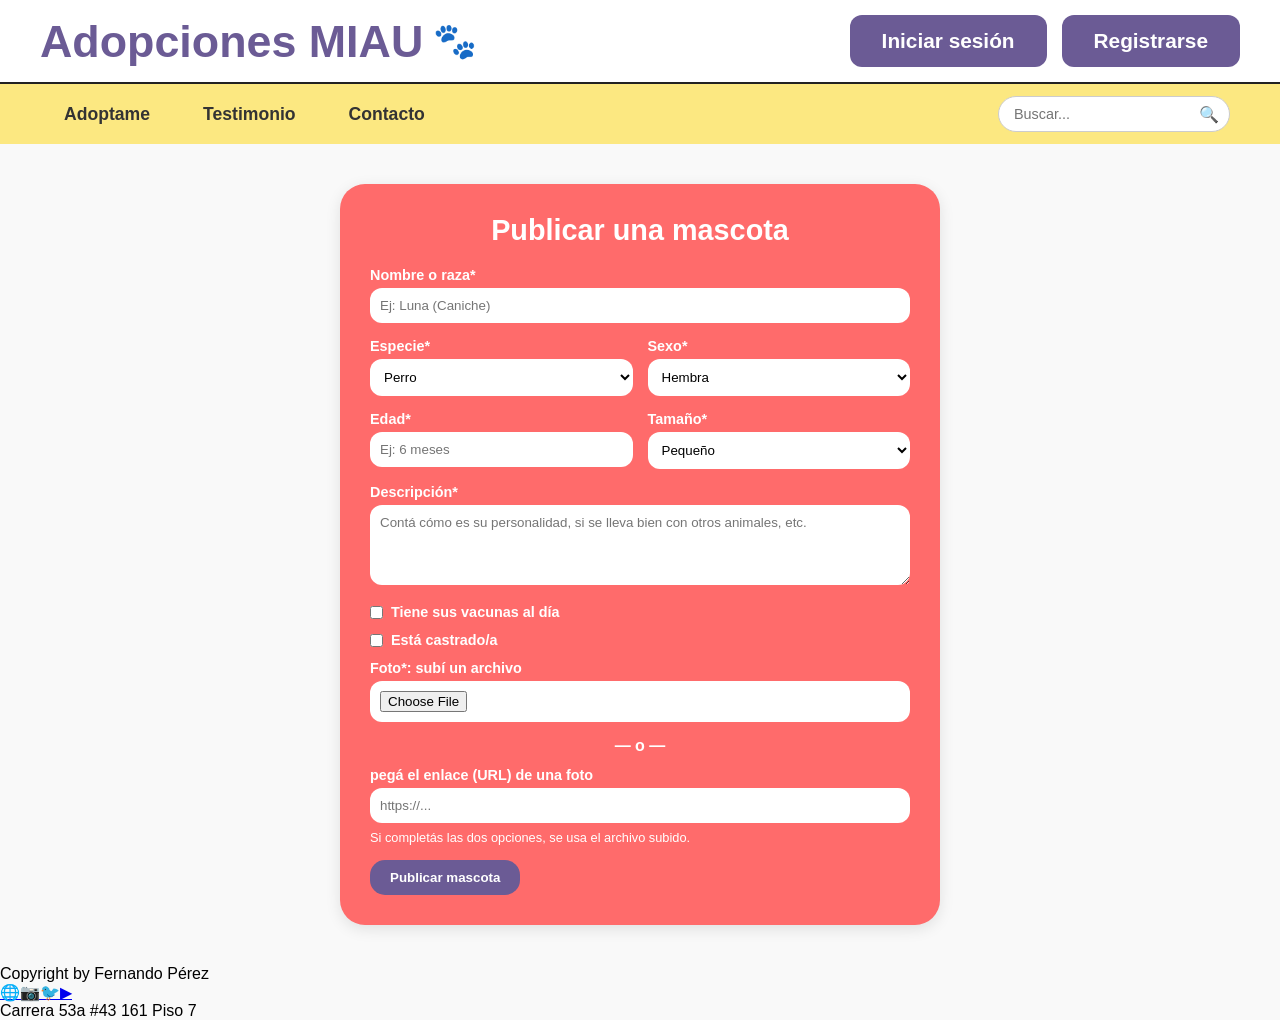
<file: agregar-mascota.html>
<!DOCTYPE html>
<html lang="es">
<head>
    <meta charset="UTF-8">
    <meta name="viewport" content="width=device-width, initial-scale=1.0">
    <title>Publicar mascota - Adopciones MIAU</title>
    <link rel="stylesheet" href="style.css">
</head>
<body>

    <header class="header-top">
        <div class="header-content">
            <div class="brand">
                <span class="brand-text">Adopciones MIAU</span>
                <span class="pata-icon">🐾</span>
            </div>
            <div class="header-right">
                <a href="login.html" class="btn btn-primary">Iniciar sesión</a>
                <a href="registro.html" class="btn btn-secondary">Registrarse</a>
            </div>
        </div>
    </header>

    <nav class="nav-bar">
        <div class="nav-links">
            <a href="index.html" class="nav-item">Adoptame</a>
            <a href="testimonios.html" class="nav-item">Testimonio</a>
            <a href="contacto.html" class="nav-item">Contacto</a>
        </div>
        <div class="search-box">
            <input type="text" placeholder="Buscar...">
            <button class="search-btn">🔍</button>
        </div>
    </nav>

    <main class="main-container">
        <section class="pink-form-card form-centrado">
            <h2>Publicar una mascota</h2>
            <form id="form-publicar">

                <div class="form-group">
                    <label for="nombre">Nombre o raza*</label>
                    <input type="text" id="nombre" maxlength="40" placeholder="Ej: Luna (Caniche)" required>
                </div>

                <div class="fila-doble">
                    <div class="form-group">
                        <label for="especie">Especie*</label>
                        <select id="especie" required>
                            <option value="Perro">Perro</option>
                            <option value="Gato">Gato</option>
                            <option value="Otro">Otro</option>
                        </select>
                    </div>
                    <div class="form-group">
                        <label for="sexo">Sexo*</label>
                        <select id="sexo" required>
                            <option value="hembra">Hembra</option>
                            <option value="macho">Macho</option>
                        </select>
                    </div>
                </div>

                <div class="fila-doble">
                    <div class="form-group">
                        <label for="edad">Edad*</label>
                        <input type="text" id="edad" maxlength="20" placeholder="Ej: 6 meses" required>
                    </div>
                    <div class="form-group">
                        <label for="tamano">Tamaño*</label>
                        <select id="tamano" required>
                            <option value="Pequeño">Pequeño</option>
                            <option value="Mediano">Mediano</option>
                            <option value="Grande">Grande</option>
                        </select>
                    </div>
                </div>

                <div class="form-group">
                    <label for="descripcion">Descripción*</label>
                    <textarea id="descripcion" rows="4" maxlength="500" placeholder="Contá cómo es su personalidad, si se lleva bien con otros animales, etc." required></textarea>
                </div>

                <div class="check-group">
                    <input type="checkbox" id="vacunado">
                    <label for="vacunado">Tiene sus vacunas al día</label>
                </div>
                <div class="check-group">
                    <input type="checkbox" id="castrado">
                    <label for="castrado">Está castrado/a</label>
                </div>

                <!-- FOTO: se puede subir un archivo O pegar un enlace -->
                <div class="form-group">
                    <label for="img-archivo">Foto*: subí un archivo</label>
                    <input type="file" id="img-archivo" accept="image/*">
                </div>
                <p class="separador-o">— o —</p>
                <div class="form-group">
                    <label for="img-url">pegá el enlace (URL) de una foto</label>
                    <input type="text" id="img-url" placeholder="https://...">
                </div>
                <p class="ayuda">Si completás las dos opciones, se usa el archivo subido.</p>

                <img id="vista-previa" class="vista-previa" alt="Vista previa de la foto" hidden>

                <button type="submit" class="btn-send" id="btn-publicar">Publicar mascota</button>
            </form>
        </section>
    </main>

    <footer>
        <div class="footer-content">
            <p>Copyright by Fernando Pérez</p>
            <div class="social-icons">
                <a href="#">🌐</a><a href="#">📷</a><a href="#">🐦</a><a href="#">▶</a>
            </div>
            <p>Carrera 53a #43 161 Piso 7</p>
        </div>
    </footer>

<script src="script.js"></script>
</body>
</html>
</file>
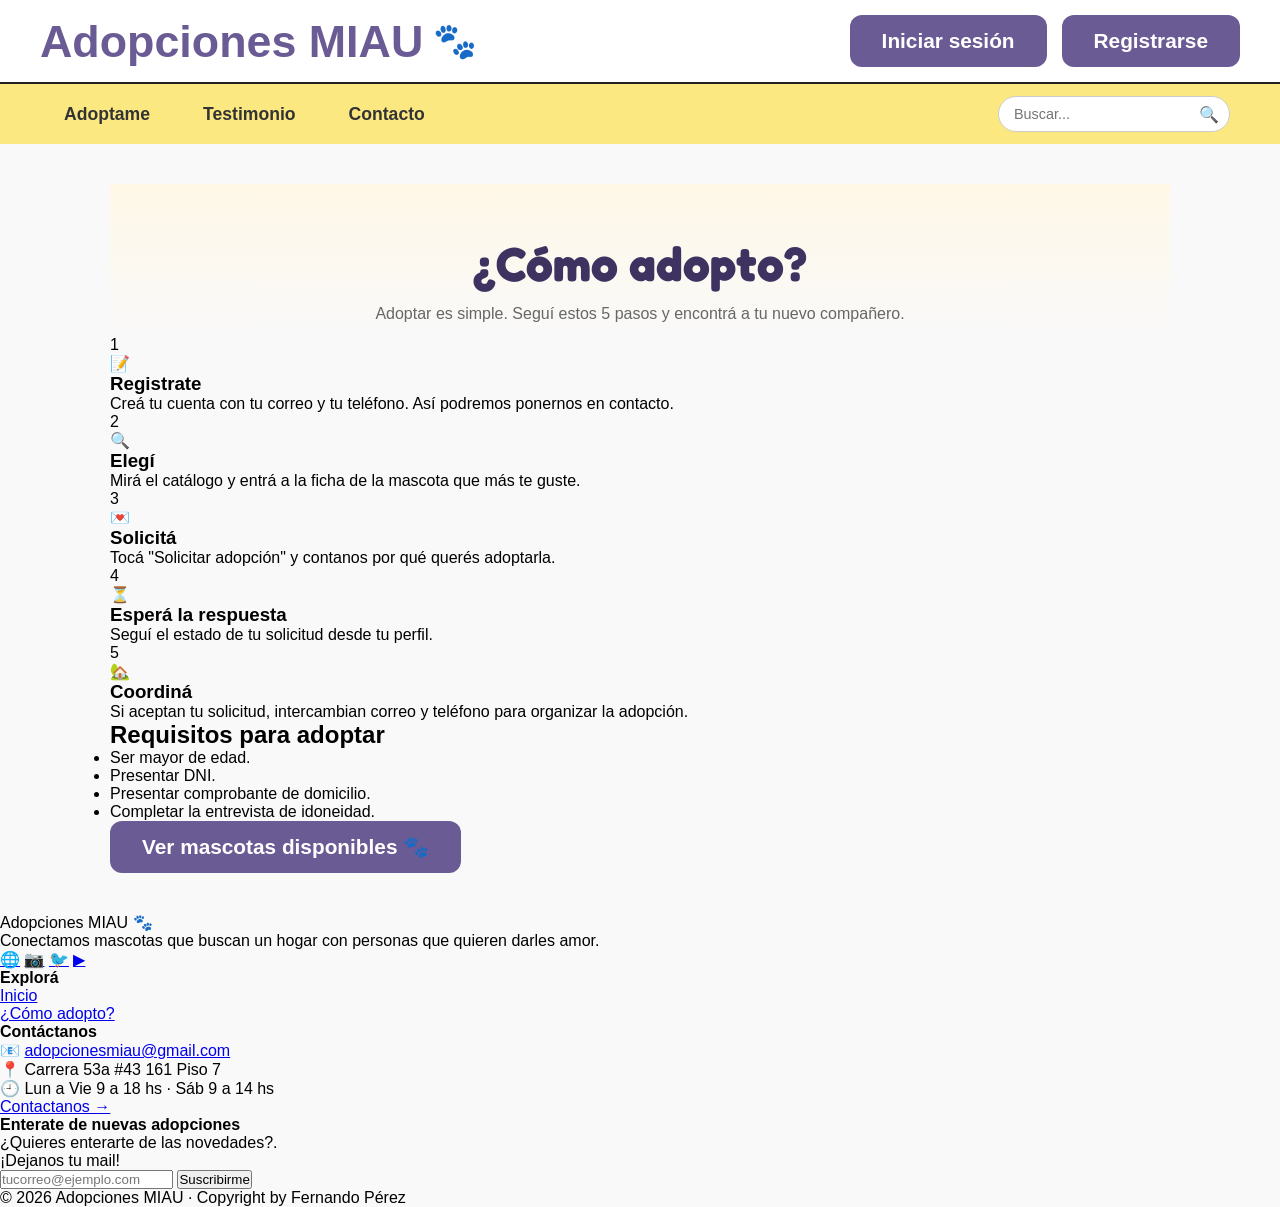
<file: como-adoptar.html>
<!DOCTYPE html>
<html lang="es">
<head>
    <meta charset="UTF-8">
    <meta name="viewport" content="width=device-width, initial-scale=1.0">
    <title>¿Cómo adopto? - Adopciones MIAU</title>
    <link rel="stylesheet" href="style.css">
</head>
<body>

    <header class="header-top">
        <div class="header-content">
            <div class="brand">
                <span class="brand-text">Adopciones MIAU</span>
                <span class="pata-icon">🐾</span>
            </div>
            <div class="header-right">
                <a href="login.html" class="btn btn-primary">Iniciar sesión</a>
                <a href="registro.html" class="btn btn-secondary">Registrarse</a>
            </div>
        </div>
    </header>

    <nav class="nav-bar">
        <div class="nav-links">
            <a href="index.html" class="nav-item">Adoptame</a>
            <a href="testimonios.html" class="nav-item">Testimonio</a>
            <a href="contacto.html" class="nav-item">Contacto</a>
        </div>
        <div class="search-box">
            <input type="text" placeholder="Buscar...">
            <button class="search-btn">🔍</button>
        </div>
    </nav>

    <main class="main-container">

        <div class="pagina-titulo">
            <h1>¿Cómo adopto?</h1>
            <p>Adoptar es simple. Seguí estos 5 pasos y encontrá a tu nuevo compañero.</p>
        </div>

        <!-- Los 5 pasos -->
        <div class="pasos-grid">
            <div class="paso-card">
                <div class="paso-numero">1</div>
                <div class="paso-icono">📝</div>
                <h3>Registrate</h3>
                <p>Creá tu cuenta con tu correo y tu teléfono. Así podremos ponernos en contacto.</p>
            </div>
            <div class="paso-card">
                <div class="paso-numero">2</div>
                <div class="paso-icono">🔍</div>
                <h3>Elegí</h3>
                <p>Mirá el catálogo y entrá a la ficha de la mascota que más te guste.</p>
            </div>
            <div class="paso-card">
                <div class="paso-numero">3</div>
                <div class="paso-icono">💌</div>
                <h3>Solicitá</h3>
                <p>Tocá "Solicitar adopción" y contanos por qué querés adoptarla.</p>
            </div>
            <div class="paso-card">
                <div class="paso-numero">4</div>
                <div class="paso-icono">⏳</div>
                <h3>Esperá la respuesta</h3>
                <p>Seguí el estado de tu solicitud desde tu perfil.</p>
            </div>
            <div class="paso-card">
                <div class="paso-numero">5</div>
                <div class="paso-icono">🏡</div>
                <h3>Coordiná</h3>
                <p>Si aceptan tu solicitud, intercambian correo y teléfono para organizar la adopción.</p>
            </div>
        </div>

        <!-- Requisitos -->
        <div class="requisitos-box">
            <h2>Requisitos para adoptar</h2>
            <ul>
                <li>Ser mayor de edad.</li>
                <li>Presentar DNI.</li>
                <li>Presentar comprobante de domicilio.</li>
                <li>Completar la entrevista de idoneidad.</li>
            </ul>
        </div>

        <div class="cta-centrado">
            <a href="index.html" class="btn">Ver mascotas disponibles 🐾</a>
        </div>

    </main>

    <footer>
        <div class="footer-grid">

            <!-- Marca -->
            <div class="footer-col">
                <p class="footer-marca">Adopciones MIAU 🐾</p>
                <p>Conectamos mascotas que buscan un hogar con personas que quieren darles amor.</p>
                <div class="social-icons">
                    <a href="#" aria-label="Sitio web">🌐</a>
                    <a href="#" aria-label="Instagram">📷</a>
                    <a href="#" aria-label="Twitter">🐦</a>
                    <a href="#" aria-label="YouTube">▶</a>
                </div>
            </div>

            <!-- Inicio y ¿Cómo adopto? -->
            <div class="footer-col">
                <h4>Explorá</h4>
                <ul>
                    <li><a href="index.html">Inicio</a></li>
                    <li><a href="como-adoptar.html">¿Cómo adopto?</a></li>
                </ul>
            </div>

            <!-- Contáctanos -->
            <div class="footer-col">
                <h4>Contáctanos</h4>
                <p>📧 <a href="mailto:adopcionesmiau@gmail.com">adopcionesmiau@gmail.com</a></p>
                <p>📍 Carrera 53a #43 161 Piso 7</p>
                <p>🕘 Lun a Vie 9 a 18 hs · Sáb 9 a 14 hs</p>
                <p><a href="contacto.html">Contactanos →</a></p>
            </div>

            <!-- Newsletter: el código está en script.js (iniciarFooter) -->
            <div class="footer-col">
                <h4>Enterate de nuevas adopciones</h4>
                <p>¿Quieres enterarte de las novedades?.</p>
                <p>¡Dejanos tu mail!</p>
                <form id="form-newsletter" class="footer-newsletter-form">
                    <input type="email" id="newsletter-email" placeholder="tucorreo@ejemplo.com" aria-label="Tu correo electrónico" required>
                    <button type="submit">Suscribirme</button>
                </form>
                <p id="newsletter-msg" class="newsletter-msg" role="status"></p>
            </div>

        </div>

        <div class="footer-bottom">
            <p>© <span class="anio-actual">2026</span> Adopciones MIAU · Copyright by Fernando Pérez</p>
        </div>
    </footer>

<script src="script.js"></script>
</body>
</html>
</file>
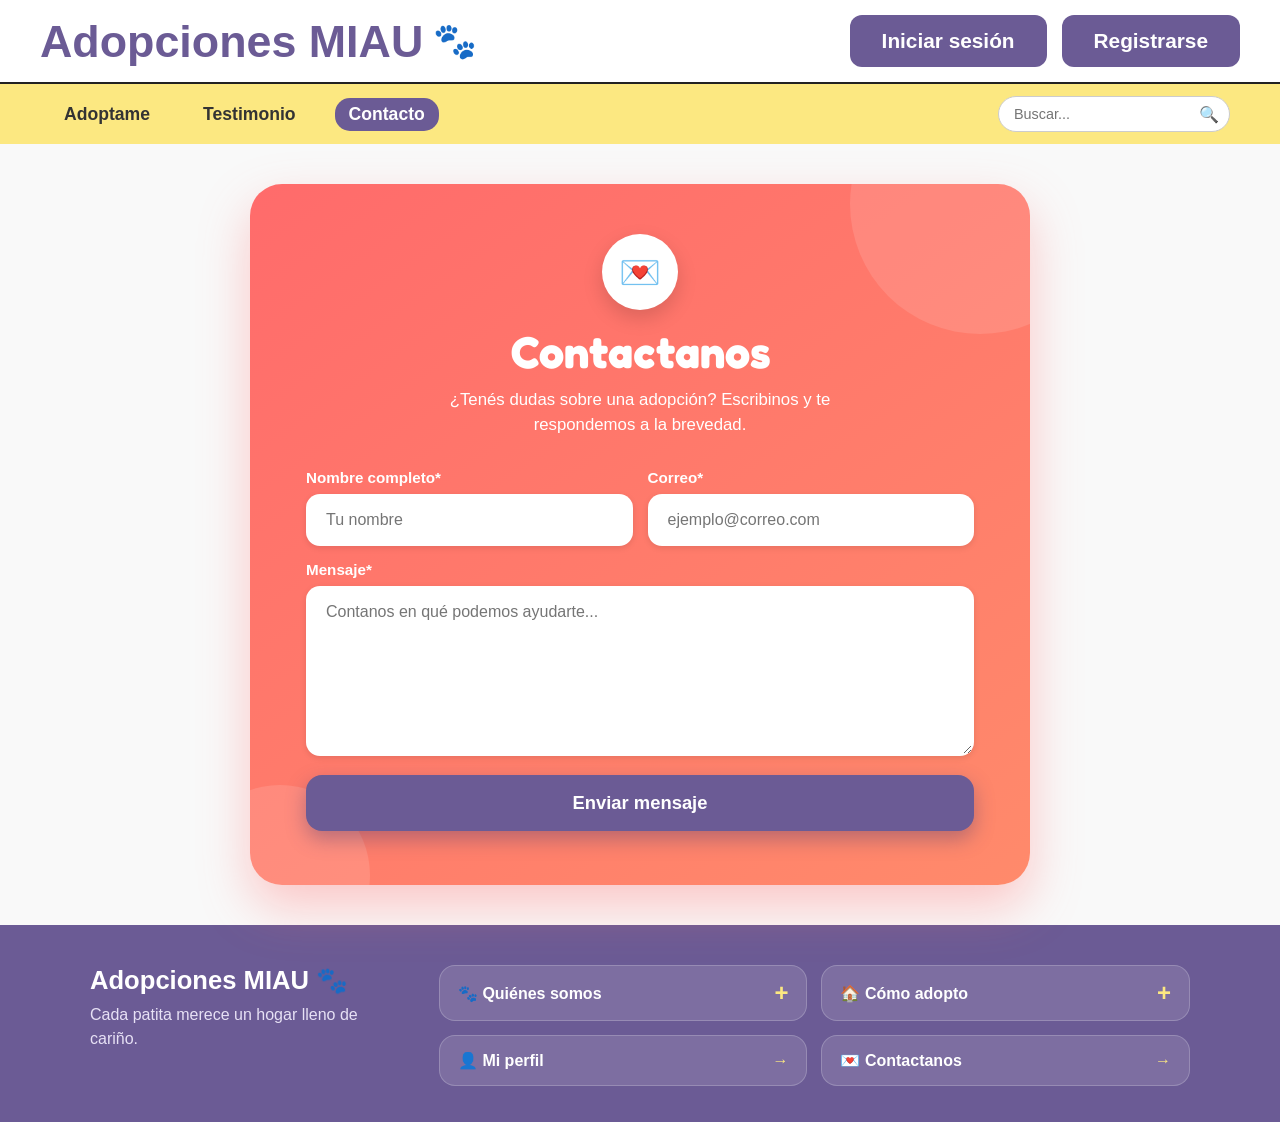
<file: contacto.html>
<!DOCTYPE html>
<html lang="es">
<head>
    <meta charset="UTF-8">
    <meta name="viewport" content="width=device-width, initial-scale=1.0">
    <title>Contacto - Adopciones MIAU</title>
    <link rel="stylesheet" href="style.css">
</head>
<body>

    <header class="header-top">
        <div class="header-content">
            <div class="brand">
                <span class="brand-text">Adopciones MIAU</span>
                <span class="pata-icon">🐾</span>
            </div>
            <div class="header-right">
                <a href="login.html" class="btn btn-primary">Iniciar sesión</a>
                <a href="registro.html" class="btn btn-secondary">Registrarse</a>
            </div>
        </div>
    </header>

    <nav class="nav-bar">
        <div class="nav-links">
            <a href="index.html" class="nav-item">Adoptame</a>
            <a href="testimonios.html" class="nav-item">Testimonio</a>
            <a href="contacto.html" class="nav-item active">Contacto</a>
        </div>
        <div class="search-box">
            <input type="text" placeholder="Buscar...">
            <button class="search-btn">🔍</button>
        </div>
    </nav>

    <main class="main-container contacto-pagina">
        <section class="pink-form-card contacto-card">
            <div class="contacto-icono">💌</div>
            <h2>Contactanos</h2>
            <p class="contacto-sub">¿Tenés dudas sobre una adopción? Escribinos y te respondemos a la brevedad.</p>
            <form id="form-contacto">
                <div class="fila-doble">
                    <div class="form-group">
                        <label for="contacto-nombre">Nombre completo*</label>
                        <input type="text" id="contacto-nombre" maxlength="100" placeholder="Tu nombre" required>
                    </div>
                    <div class="form-group">
                        <label for="contacto-correo">Correo*</label>
                        <input type="email" id="contacto-correo" maxlength="190" placeholder="ejemplo@correo.com" required>
                    </div>
                </div>
                <div class="form-group">
                    <label for="contacto-mensaje">Mensaje*</label>
                    <textarea id="contacto-mensaje" rows="6" maxlength="2000" placeholder="Contanos en qué podemos ayudarte..." required></textarea>
                </div>
                <button type="submit" class="btn-send btn-contacto">Enviar mensaje</button>
            </form>
        </section>
    </main>

    <footer class="footer-miau">
        <div class="footer-inner">
            <div class="footer-marca">
                <strong>Adopciones MIAU 🐾</strong>
                <p>Cada patita merece un hogar lleno de cariño.</p>
            </div>
            <div class="footer-mini-grid">
                <details class="mini">
                    <summary>🐾 Quiénes somos</summary>
                    <div class="mini-cuerpo">
                        <p>Somos un grupo de compañeros que creó esta página con la intención de crear un puente entre la persona que quiere dar en adopción y la persona que quiere adoptar. Pensando a futuro en nuevas mejoras...</p>
                    </div>
                </details>
                <details class="mini">
                    <summary>🏠 Cómo adopto</summary>
                    <div class="mini-cuerpo">
                        <ol>
                            <li>Registrate y cargá tu teléfono.</li>
                            <li>Elegí una mascota del catálogo.</li>
                            <li>Enviá tu solicitud contando por qué querés adoptarla.</li>
                            <li>Si te aceptan, verás el contacto de quien la publicó y coordinan la entrega.</li>
                        </ol>
                    </div>
                </details>
                <a class="mini mini-link" href="perfil.html">👤 Mi perfil</a>
                <a class="mini mini-link" href="contacto.html">💌 Contactanos</a>
            </div>
        </div>
    </footer>

<script src="script.js"></script>
</body>
</html>
</file>
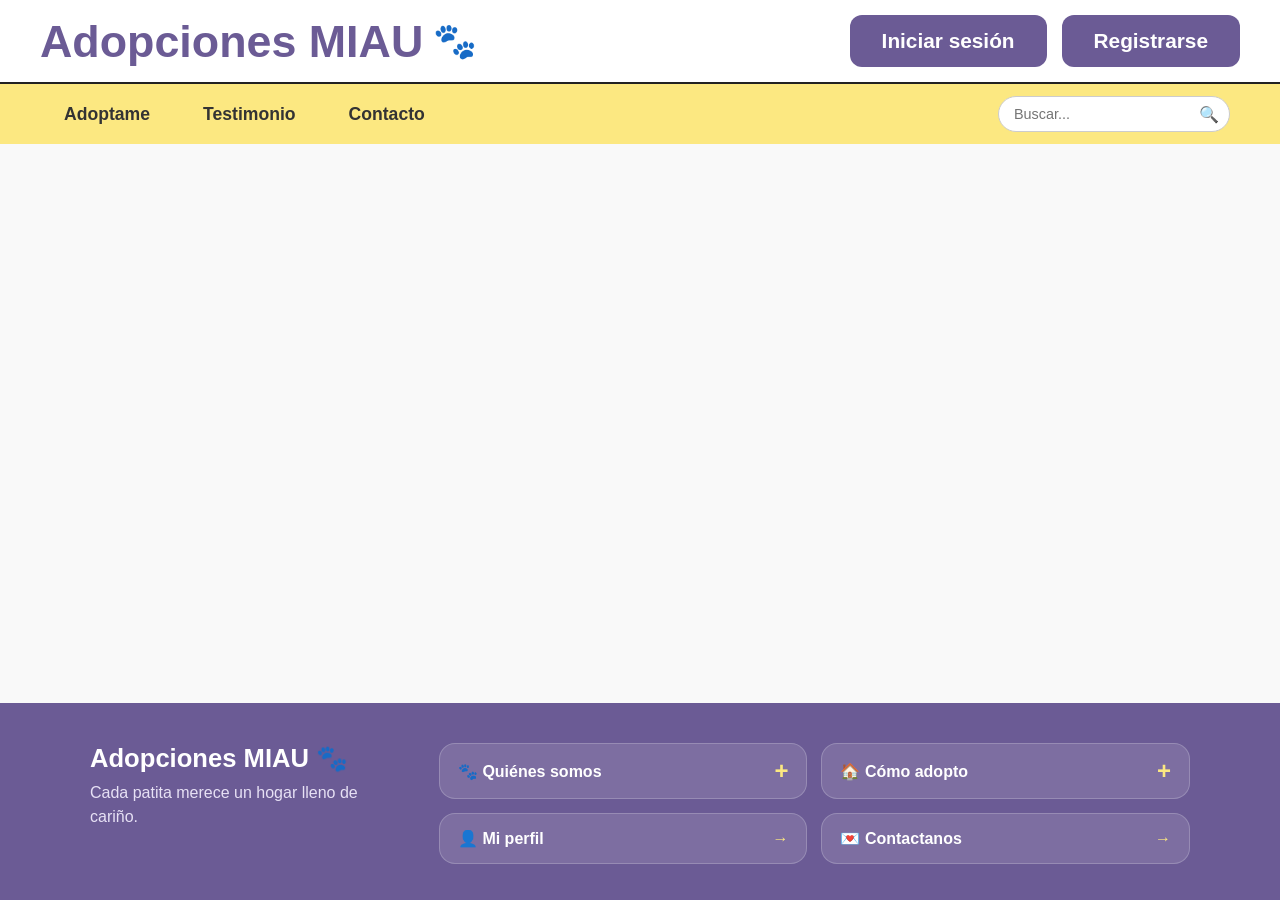
<file: mascota.html>
<!DOCTYPE html>
<html lang="es">
<head>
    <meta charset="UTF-8">
    <meta name="viewport" content="width=device-width, initial-scale=1.0">
    <title>Mascota - Adopciones MIAU</title>
    <link rel="stylesheet" href="style.css">
</head>
<body>

    <header class="header-top">
        <div class="header-content">
            <div class="brand">
                <span class="brand-text">Adopciones MIAU</span>
                <span class="pata-icon">🐾</span>
            </div>
            <div class="header-right">
                <a href="login.html" class="btn btn-primary">Iniciar sesión</a>
                <a href="registro.html" class="btn btn-secondary">Registrarse</a>
            </div>
        </div>
    </header>

    <nav class="nav-bar">
        <div class="nav-links">
            <a href="index.html" class="nav-item">Adoptame</a>
            <a href="testimonios.html" class="nav-item">Testimonio</a>
            <a href="contacto.html" class="nav-item">Contacto</a>
        </div>
        <div class="search-box">
            <input type="text" placeholder="Buscar...">
            <button class="search-btn">🔍</button>
        </div>
    </nav>

    <main class="main-container">
        <!-- Acá script.js dibuja la foto, los datos y el botón de adopción -->
        <div id="detalle-mascota"></div>

        <!-- Formulario de solicitud: está oculto hasta que se toca el botón "Solicitar adopción" -->
        <section id="seccion-solicitud" class="pink-form-card contacto-card" hidden>
            <div class="contacto-icono">💌</div>
            <h2>Solicitar adopción</h2>
            <p class="contacto-sub" id="solicitud-sub">Contale a quien la publicó por qué serías el hogar ideal.</p>
            <form id="form-solicitud">
                <div class="form-group">
                    <label for="mensaje">¿Por qué querés adoptar a esta mascota?*</label>
                    <textarea id="mensaje" rows="5" placeholder="Contá cómo es tu casa, si tenés otras mascotas, tu experiencia..." required></textarea>
                </div>
                <p class="solicitud-aviso">🔒 Si aceptan tu solicitud, quien publicó la mascota verá tu correo y tu teléfono (los de tu perfil).</p>
                <button type="submit" class="btn-send btn-contacto">Enviar solicitud</button>
            </form>
        </section>
    </main>

    <footer class="footer-miau">
        <div class="footer-inner">
            <div class="footer-marca">
                <strong>Adopciones MIAU 🐾</strong>
                <p>Cada patita merece un hogar lleno de cariño.</p>
            </div>
            <div class="footer-mini-grid">
                <details class="mini">
                    <summary>🐾 Quiénes somos</summary>
                    <div class="mini-cuerpo">
                        <p>Somos un grupo de compañeros que creó esta página con la intención de crear un puente entre la persona que quiere dar en adopción y la persona que quiere adoptar. Pensando a futuro en nuevas mejoras...</p>
                    </div>
                </details>
                <details class="mini">
                    <summary>🏠 Cómo adopto</summary>
                    <div class="mini-cuerpo">
                        <ol>
                            <li>Registrate y cargá tu teléfono.</li>
                            <li>Elegí una mascota del catálogo.</li>
                            <li>Enviá tu solicitud contando por qué querés adoptarla.</li>
                            <li>Si te aceptan, verás el contacto de quien la publicó y coordinan la entrega.</li>
                        </ol>
                    </div>
                </details>
                <a class="mini mini-link" href="perfil.html">👤 Mi perfil</a>
                <a class="mini mini-link" href="contacto.html">💌 Contactanos</a>
            </div>
        </div>
    </footer>

<script src="script.js"></script>
</body>
</html>
</file>
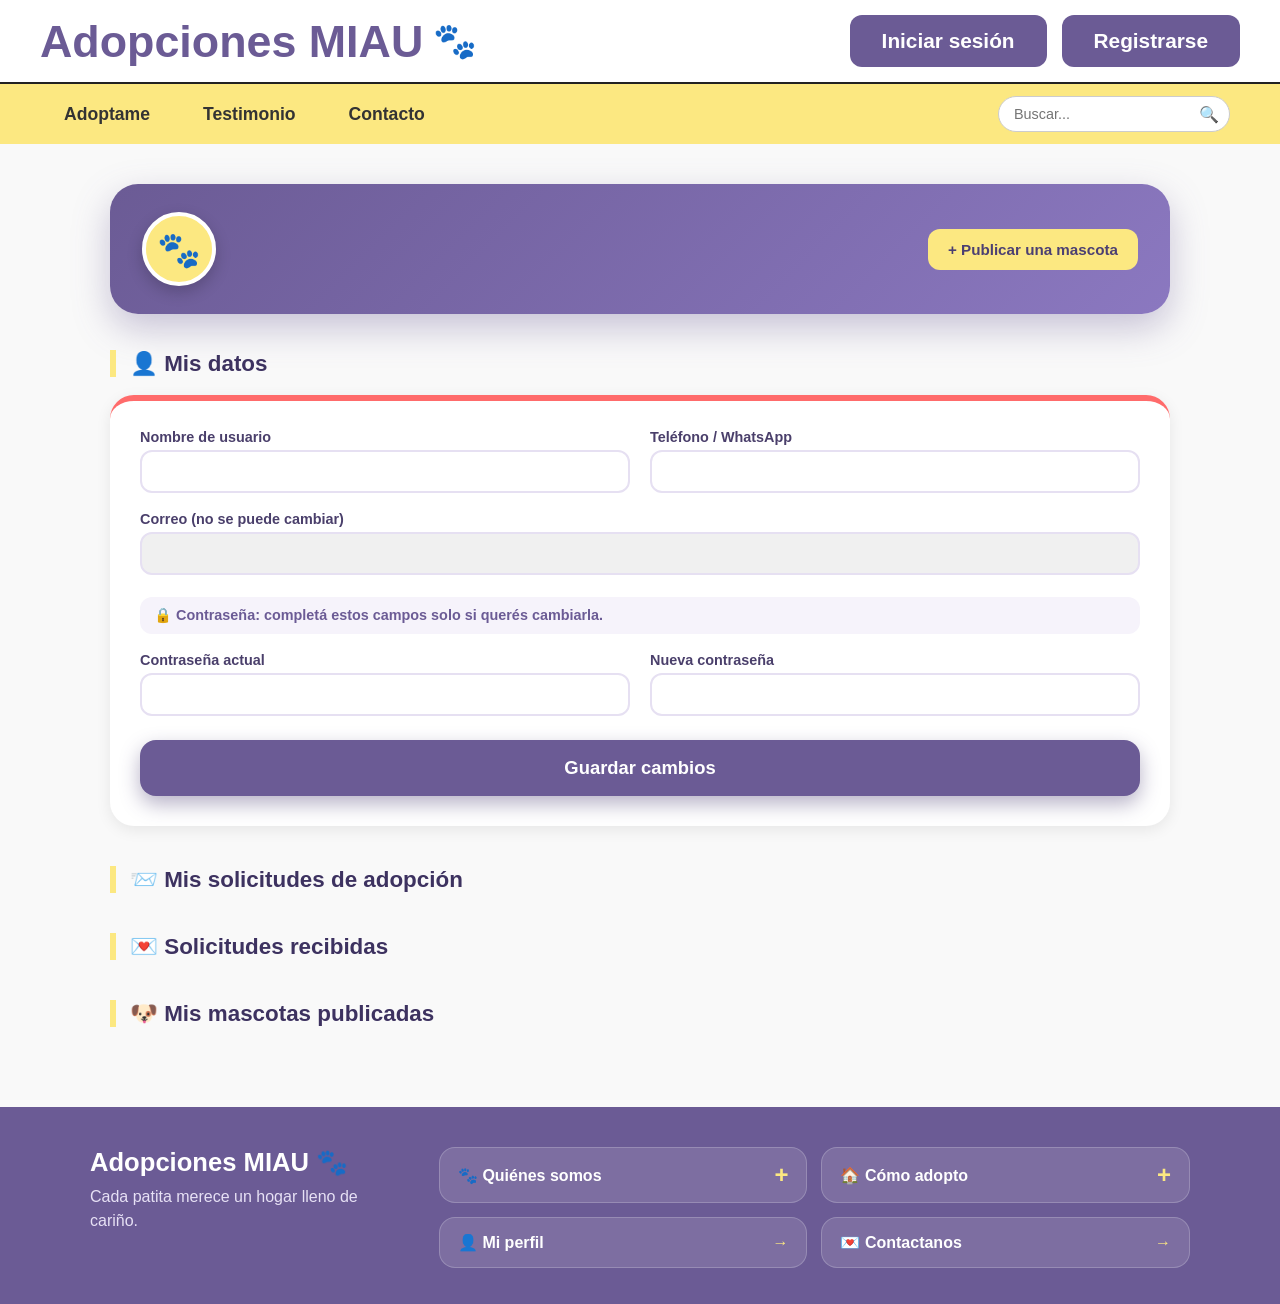
<file: perfil.html>
<!DOCTYPE html>
<html lang="es">
<head>
    <meta charset="UTF-8">
    <meta name="viewport" content="width=device-width, initial-scale=1.0">
    <title>Mi perfil - Adopciones MIAU</title>
    <link rel="stylesheet" href="style.css">
</head>
<body>

    <header class="header-top">
        <div class="header-content">
            <div class="brand">
                <span class="brand-text">Adopciones MIAU</span>
                <span class="pata-icon">🐾</span>
            </div>
            <div class="header-right">
                <a href="login.html" class="btn btn-primary">Iniciar sesión</a>
                <a href="registro.html" class="btn btn-secondary">Registrarse</a>
            </div>
        </div>
    </header>

    <nav class="nav-bar">
        <div class="nav-links">
            <a href="index.html" class="nav-item">Adoptame</a>
            <a href="testimonios.html" class="nav-item">Testimonio</a>
            <a href="contacto.html" class="nav-item">Contacto</a>
        </div>
        <div class="search-box">
            <input type="text" placeholder="Buscar...">
            <button class="search-btn">🔍</button>
        </div>
    </nav>

    <main class="main-container" id="perfil">

        <div class="perfil-cabecera">
            <div class="perfil-id">
                <div class="perfil-avatar" id="perfil-avatar">🐾</div>
                <div>
                    <h1 id="perfil-nombre"></h1>
                    <p id="perfil-email"></p>
                </div>
            </div>
            <a href="publicar.html" class="btn-mini btn-link">+ Publicar una mascota</a>
        </div>

        <!-- Mis datos: se pueden modificar cuando quiera -->
        <section class="perfil-seccion">
            <h2>👤 Mis datos</h2>
            <div id="aviso-telefono" class="aviso" hidden>
                ⚠️ Cargá tu teléfono para poder solicitar o publicar mascotas.
            </div>
            <form id="form-datos" class="form-datos">
                <div class="campo">
                    <label for="dato-username">Nombre de usuario</label>
                    <input type="text" id="dato-username" maxlength="30" required>
                </div>
                <div class="campo">
                    <label for="dato-telefono">Teléfono / WhatsApp</label>
                    <input type="tel" id="dato-telefono" required>
                </div>
                <div class="campo campo-ancho">
                    <label for="dato-email">Correo (no se puede cambiar)</label>
                    <input type="email" id="dato-email" disabled>
                </div>
                <p class="form-datos-sub campo-ancho">🔒 Contraseña: completá estos campos solo si querés cambiarla.</p>
                <div class="campo">
                    <label for="dato-pass-actual">Contraseña actual</label>
                    <input type="password" id="dato-pass-actual">
                </div>
                <div class="campo">
                    <label for="dato-pass-nueva">Nueva contraseña</label>
                    <input type="password" id="dato-pass-nueva">
                </div>
                <button type="submit" class="btn-send btn-contacto campo-ancho">Guardar cambios</button>
            </form>
        </section>

        <!-- Solicitudes que YO envié para adoptar -->
        <section class="perfil-seccion">
            <h2>📨 Mis solicitudes de adopción</h2>
            <div id="mis-solicitudes"></div>
        </section>

        <!-- Solicitudes que otras personas enviaron por MIS mascotas -->
        <section class="perfil-seccion">
            <h2>💌 Solicitudes recibidas</h2>
            <div id="solicitudes-recibidas"></div>
        </section>

        <!-- Mascotas que YO publiqué -->
        <section class="perfil-seccion">
            <h2>🐶 Mis mascotas publicadas</h2>
            <div id="mis-publicaciones"></div>
        </section>

    </main>

    <footer class="footer-miau">
        <div class="footer-inner">
            <div class="footer-marca">
                <strong>Adopciones MIAU 🐾</strong>
                <p>Cada patita merece un hogar lleno de cariño.</p>
            </div>
            <div class="footer-mini-grid">
                <details class="mini">
                    <summary>🐾 Quiénes somos</summary>
                    <div class="mini-cuerpo">
                        <p>Somos un grupo de compañeros que creó esta página con la intención de crear un puente entre la persona que quiere dar en adopción y la persona que quiere adoptar. Pensando a futuro en nuevas mejoras...</p>
                    </div>
                </details>
                <details class="mini">
                    <summary>🏠 Cómo adopto</summary>
                    <div class="mini-cuerpo">
                        <ol>
                            <li>Registrate y cargá tu teléfono.</li>
                            <li>Elegí una mascota del catálogo.</li>
                            <li>Enviá tu solicitud contando por qué querés adoptarla.</li>
                            <li>Si te aceptan, verás el contacto de quien la publicó y coordinan la entrega.</li>
                        </ol>
                    </div>
                </details>
                <a class="mini mini-link" href="perfil.html">👤 Mi perfil</a>
                <a class="mini mini-link" href="contacto.html">💌 Contactanos</a>
            </div>
        </div>
    </footer>

<script src="script.js"></script>
</body>
</html>
</file>
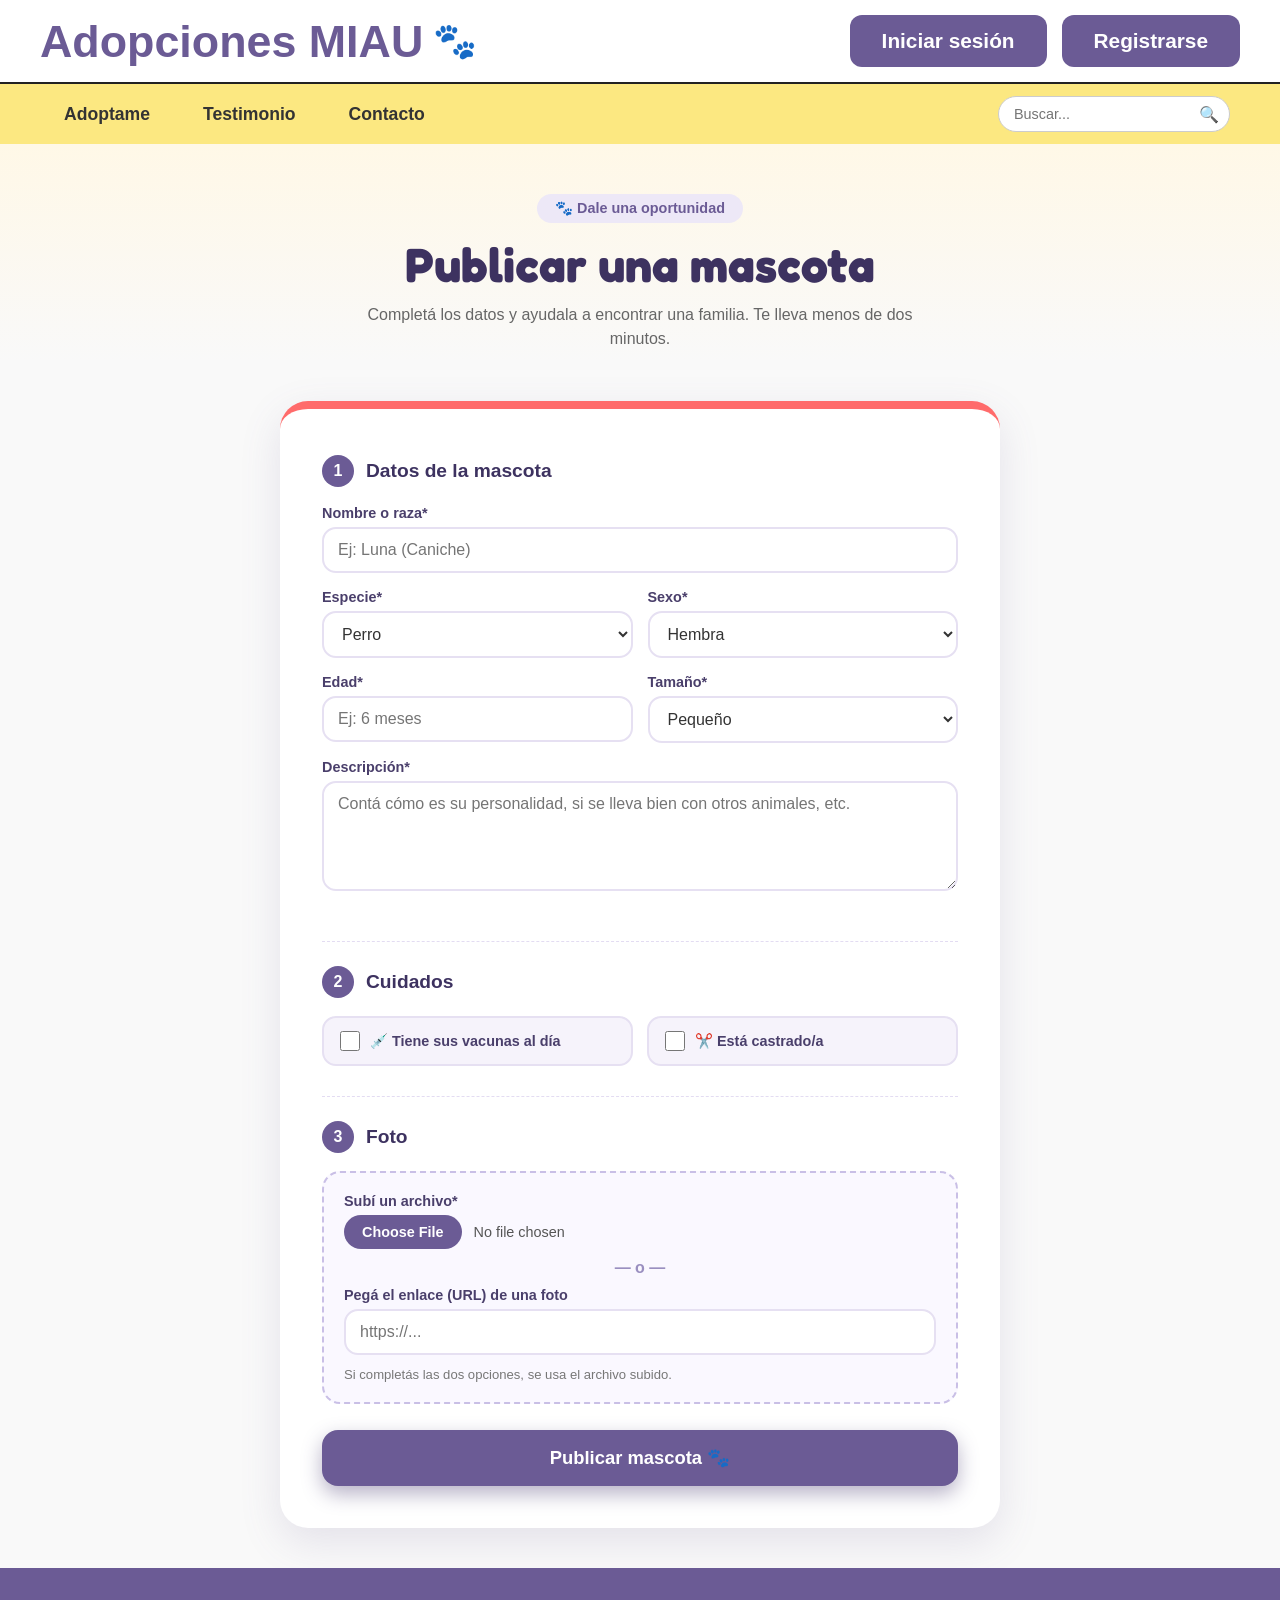
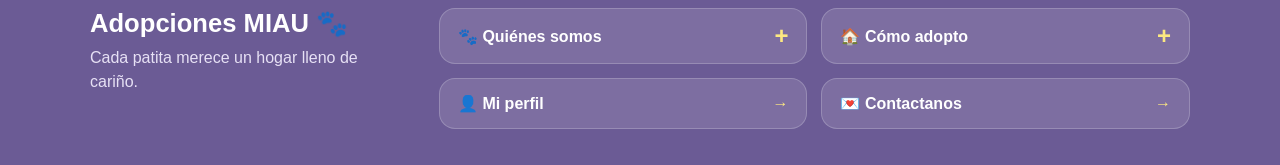
<file: publicar.html>
<!DOCTYPE html>
<html lang="es">
<head>
    <meta charset="UTF-8">
    <meta name="viewport" content="width=device-width, initial-scale=1.0">
    <title>Publicar mascota - Adopciones MIAU</title>
    <link rel="stylesheet" href="style.css">
</head>
<body>

    <header class="header-top">
        <div class="header-content">
            <div class="brand">
                <span class="brand-text">Adopciones MIAU</span>
                <span class="pata-icon">🐾</span>
            </div>
            <div class="header-right">
                <a href="login.html" class="btn btn-primary">Iniciar sesión</a>
                <a href="registro.html" class="btn btn-secondary">Registrarse</a>
            </div>
        </div>
    </header>

    <nav class="nav-bar">
        <div class="nav-links">
            <a href="index.html" class="nav-item">Adoptame</a>
            <a href="testimonios.html" class="nav-item">Testimonio</a>
            <a href="contacto.html" class="nav-item">Contacto</a>
        </div>
        <div class="search-box">
            <input type="text" placeholder="Buscar...">
            <button class="search-btn">🔍</button>
        </div>
    </nav>

    <section class="pagina-titulo">
        <span class="kicker">🐾 Dale una oportunidad</span>
        <h1>Publicar una mascota</h1>
        <p>Completá los datos y ayudala a encontrar una familia. Te lleva menos de dos minutos.</p>
    </section>

    <main class="main-container">
        <section class="publicar-card">
            <form id="form-publicar">

                <div class="paso"><span class="paso-num">1</span><h3>Datos de la mascota</h3></div>

                <div class="form-group">
                    <label for="nombre">Nombre o raza*</label>
                    <input type="text" id="nombre" maxlength="40" placeholder="Ej: Luna (Caniche)" required>
                </div>

                <div class="fila-doble">
                    <div class="form-group">
                        <label for="especie">Especie*</label>
                        <select id="especie" required>
                            <option value="Perro">Perro</option>
                            <option value="Gato">Gato</option>
                            <option value="Otro">Otro</option>
                        </select>
                    </div>
                    <div class="form-group">
                        <label for="sexo">Sexo*</label>
                        <select id="sexo" required>
                            <option value="hembra">Hembra</option>
                            <option value="macho">Macho</option>
                        </select>
                    </div>
                </div>

                <div class="fila-doble">
                    <div class="form-group">
                        <label for="edad">Edad*</label>
                        <input type="text" id="edad" maxlength="20" placeholder="Ej: 6 meses" required>
                    </div>
                    <div class="form-group">
                        <label for="tamano">Tamaño*</label>
                        <select id="tamano" required>
                            <option value="Pequeño">Pequeño</option>
                            <option value="Mediano">Mediano</option>
                            <option value="Grande">Grande</option>
                        </select>
                    </div>
                </div>

                <div class="form-group">
                    <label for="descripcion">Descripción*</label>
                    <textarea id="descripcion" rows="4" maxlength="500" placeholder="Contá cómo es su personalidad, si se lleva bien con otros animales, etc." required></textarea>
                </div>

                <div class="paso"><span class="paso-num">2</span><h3>Cuidados</h3></div>

                <div class="checks-fila">
                    <div class="check-group">
                        <input type="checkbox" id="vacunado">
                        <label for="vacunado">💉 Tiene sus vacunas al día</label>
                    </div>
                    <div class="check-group">
                        <input type="checkbox" id="castrado">
                        <label for="castrado">✂️ Está castrado/a</label>
                    </div>
                </div>

                <div class="paso"><span class="paso-num">3</span><h3>Foto</h3></div>

                <!-- FOTO: se puede subir un archivo O pegar un enlace -->
                <div class="zona-foto">
                    <div class="form-group">
                        <label for="img-archivo">Subí un archivo*</label>
                        <input type="file" id="img-archivo" accept="image/*">
                    </div>
                    <p class="separador-o">— o —</p>
                    <div class="form-group">
                        <label for="img-url">Pegá el enlace (URL) de una foto</label>
                        <input type="text" id="img-url" placeholder="https://...">
                    </div>
                    <p class="ayuda">Si completás las dos opciones, se usa el archivo subido.</p>
                </div>

                <img id="vista-previa" class="vista-previa" alt="Vista previa de la foto" hidden>

                <button type="submit" class="btn-send btn-contacto" id="btn-publicar">Publicar mascota 🐾</button>
            </form>
        </section>
    </main>

    <footer class="footer-miau">
        <div class="footer-inner">
            <div class="footer-marca">
                <strong>Adopciones MIAU 🐾</strong>
                <p>Cada patita merece un hogar lleno de cariño.</p>
            </div>
            <div class="footer-mini-grid">
                <details class="mini">
                    <summary>🐾 Quiénes somos</summary>
                    <div class="mini-cuerpo">
                        <p>Somos un grupo de compañeros que creó esta página con la intención de crear un puente entre la persona que quiere dar en adopción y la persona que quiere adoptar. Pensando a futuro en nuevas mejoras...</p>
                    </div>
                </details>
                <details class="mini">
                    <summary>🏠 Cómo adopto</summary>
                    <div class="mini-cuerpo">
                        <ol>
                            <li>Registrate y cargá tu teléfono.</li>
                            <li>Elegí una mascota del catálogo.</li>
                            <li>Enviá tu solicitud contando por qué querés adoptarla.</li>
                            <li>Si te aceptan, verás el contacto de quien la publicó y coordinan la entrega.</li>
                        </ol>
                    </div>
                </details>
                <a class="mini mini-link" href="perfil.html">👤 Mi perfil</a>
                <a class="mini mini-link" href="contacto.html">💌 Contactanos</a>
            </div>
        </div>
    </footer>

<script src="script.js"></script>
</body>
</html>
</file>
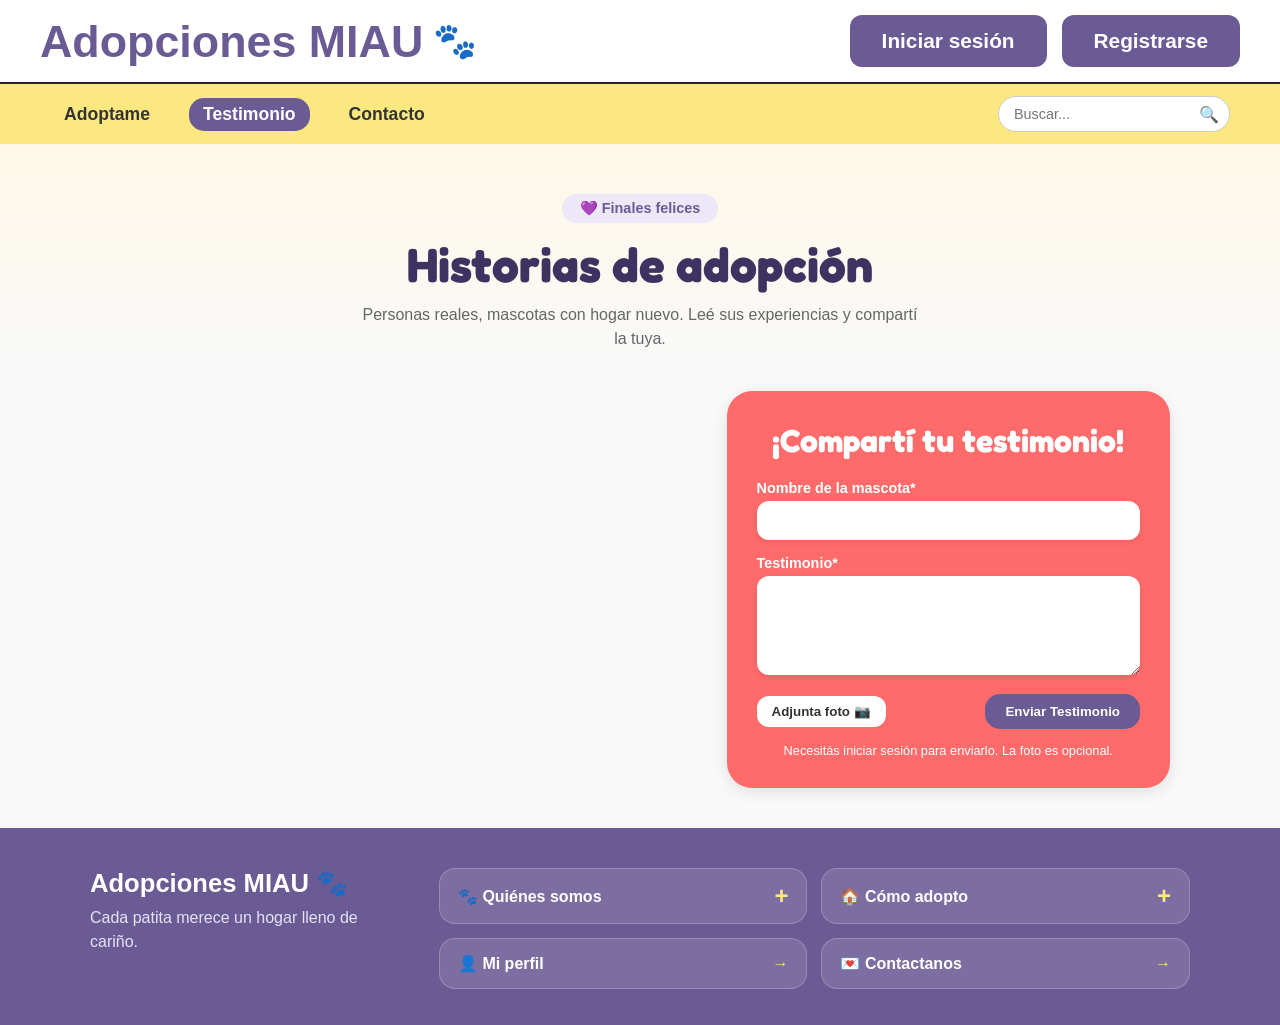
<file: testimonios.html>
<!DOCTYPE html>
<html lang="es">
<head>
    <meta charset="UTF-8">
    <meta name="viewport" content="width=device-width, initial-scale=1.0">
    <title>Testimonios - Adopciones MIAU</title>
    <link rel="stylesheet" href="style.css">
</head>
<body>

    <!-- CABECERA PRINCIPAL -->
    <header class="header-top">
        <div class="header-content">
            <div class="brand">
                <span class="brand-text">Adopciones MIAU</span>
                <span class="pata-icon">🐾</span>
            </div>
            <div class="header-right">
                <a href="login.html" class="btn btn-primary">Iniciar sesión</a>
                <a href="registro.html" class="btn btn-secondary">Registrarse</a>
            </div>
        </div>
    </header>

    <!-- NAVEGACIÓN -->
    <nav class="nav-bar">
        <div class="nav-links">
            <a href="index.html" class="nav-item">Adoptame</a>
            <a href="testimonios.html" class="nav-item active">Testimonio</a>
            <a href="contacto.html" class="nav-item">Contacto</a>
        </div>
        <div class="search-box">
            <input type="text" placeholder="Buscar...">
            <button class="search-btn">🔍</button>
        </div>
    </nav>

    <!-- TÍTULO DE LA PÁGINA -->
    <section class="pagina-titulo">
        <span class="kicker">💜 Finales felices</span>
        <h1>Historias de adopción</h1>
        <p>Personas reales, mascotas con hogar nuevo. Leé sus experiencias y compartí la tuya.</p>
    </section>

    <!-- CONTENIDO TESTIMONIOS -->
    <main class="main-container layout-two-cols layout-testimonios">

        <!-- Lista de testimonios (Izquierda): la dibuja script.js desde MySQL -->
        <section class="testimonials-list" id="lista-testimonios"></section>

        <!-- Formulario rosa (Derecha) -->
        <section class="pink-form-card form-testimonio">
            <h2>¡Compartí tu testimonio!</h2>
            <form id="form-testimonio">
                <div class="form-group">
                    <label for="testimonio-nombre">Nombre de la mascota*</label>
                    <input type="text" id="testimonio-nombre" maxlength="40" required>
                </div>
                <div class="form-group">
                    <label for="testimonio-texto">Testimonio*</label>
                    <textarea id="testimonio-texto" rows="5" maxlength="600" required></textarea>
                </div>

                <img id="testimonio-vista-previa" class="vista-previa" alt="Vista previa de la foto" hidden>
                <!-- Este input está oculto: lo abre el botón "Adjunta foto" -->
                <input type="file" id="testimonio-foto" accept="image/*" hidden>

                <div class="form-actions-inline">
                    <button type="button" class="btn-attach" id="btn-adjuntar">Adjunta foto 📷</button>
                    <button type="submit" class="btn-send" id="btn-enviar-testimonio">Enviar Testimonio</button>
                </div>
                <p class="ayuda">Necesitás iniciar sesión para enviarlo. La foto es opcional.</p>
            </form>
        </section>
    </main>

    <!-- PIE DE PÁGINA -->
    <footer class="footer-miau">
        <div class="footer-inner">
            <div class="footer-marca">
                <strong>Adopciones MIAU 🐾</strong>
                <p>Cada patita merece un hogar lleno de cariño.</p>
            </div>
            <div class="footer-mini-grid">
                <details class="mini">
                    <summary>🐾 Quiénes somos</summary>
                    <div class="mini-cuerpo">
                        <p>Somos un grupo de compañeros que creó esta página con la intención de crear un puente entre la persona que quiere dar en adopción y la persona que quiere adoptar. Pensando a futuro en nuevas mejoras...</p>
                    </div>
                </details>
                <details class="mini">
                    <summary>🏠 Cómo adopto</summary>
                    <div class="mini-cuerpo">
                        <ol>
                            <li>Registrate y cargá tu teléfono.</li>
                            <li>Elegí una mascota del catálogo.</li>
                            <li>Enviá tu solicitud contando por qué querés adoptarla.</li>
                            <li>Si te aceptan, verás el contacto de quien la publicó y coordinan la entrega.</li>
                        </ol>
                    </div>
                </details>
                <a class="mini mini-link" href="perfil.html">👤 Mi perfil</a>
                <a class="mini mini-link" href="contacto.html">💌 Contactanos</a>
            </div>
        </div>
    </footer>

<script src="script.js"></script>
</body>
</html>
</file>
<file: style.css>
@import url('https://fonts.googleapis.com/css2?family=Fredoka:wght@500;600;700&display=swap');

/* Reseteo general */
* {
    margin: 0;
    padding: 0;
    box-sizing: border-box;
    font-family: Arial, Helvetica, sans-serif;
}

body {
    background-color: #f9f9f9;
}

/* --- CABECERA VIOLETA ORIGINAL --- */
.header-top {
    width: 100%;
    background-color: #ffffff;
    border-bottom: 2px solid #222;
    padding: 15px 40px;
}

.header-content {
    display: flex;
    justify-content: space-between;
    align-items: center;
}

.brand {
    display: flex;
    align-items: center;
    gap: 10px;
}

.brand-text {
    font-size: 2.8rem;
    font-weight: bold;
    color: #6b5b95;
}

.pata-icon {
    font-size: 2.2rem;
}

.header-right {
    display: flex;
    gap: 15px;
}

/* Estilo para agrandar los botones de la cabecera */
.btn {
    text-decoration: none;
    padding: 14px 32px;      /* Más altos y más anchos */
    border-radius: 12px;     /* Bordes suavemente redondeados */
    font-size: 1.3rem;       /* Texto más grande */
    font-weight: bold;
    background-color: #6b5b95;
    color: #ffffff;
    transition: all 0.2s ease;
    display: inline-block;
}

.btn:hover {
    background-color: #55477b;
    transform: translateY(-2px); /* Efecto al pasar el mouse */
}

/* --- BARRA DE NAVEGACIÓN AMARILLA */
.nav-bar {
    background-color: #fce881;
    display: flex;
    justify-content: space-between;
    align-items: center;
    padding: 12px 50px;
}

.nav-links {
    display: flex;
    gap: 25px;
}

.nav-item {
    text-decoration: none;
    color: #333;
    font-weight: bold;
    font-size: 1.1rem;
    padding: 6px 14px;
    border-radius: 15px;
}

.nav-item.active, .nav-item:hover {
    background-color: #6b5b95;
    color: white;
}

.search-box {
    display: flex;
    align-items: center;
    background: white;
    border-radius: 20px;
    padding: 4px 10px;
    border: 1px solid #ccc;
}

.search-box input {
    border: none;
    outline: none;
    padding: 5px;
    font-size: 0.9rem;
}

.search-btn {
    background: none;
    border: none;
    cursor: pointer;
    font-size: 1rem;
}

/* --- CATÁLOGO DE MASCOTAS --- */
.main-container {
    max-width: 1100px;
    margin: 40px auto;
    padding: 0 20px;
}

.pets-grid {
    display: grid;
    grid-template-columns: repeat(auto-fit, minmax(280px, 1fr));
    gap: 30px;
}

.pet-card {
    background: white;
    border-radius: 12px;
    padding: 15px;
    text-align: center;
    box-shadow: 0 4px 10px rgba(0, 0, 0, 0.08);
}

.pet-card img {
    width: 100%;
    height: 220px;
    object-fit: cover;
    border-radius: 8px;
    margin-bottom: 12px;
}

.pet-card h3 {
    font-size: 1.2rem;
    color: #222;
    margin-bottom: 5px;
}

.pet-card p {
    color: #666;
    font-size: 0.95rem;
}

/* --- ESTILOS DE VISTAS SECUNDARIAS --- */
.layout-two-cols {
    display: grid;
    grid-template-columns: 1fr 1fr;
    gap: 40px;
    align-items: start;
}

/* Tarjeta Rosa para Formularios */
.pink-form-card {
    background-color: #ff6b6b;
    padding: 30px;
    border-radius: 25px;
    color: white;
    box-shadow: 0 4px 15px rgba(0,0,0,0.1);
}

.pink-form-card h2 {
    font-size: 1.8rem;
    margin-bottom: 20px;
    text-align: center;
    font-family: 'Comic Sans MS', cursive, sans-serif;
}

.pink-form-card label {
    display: block;
    margin-bottom: 5px;
    font-weight: bold;
    font-size: 0.9rem;
}

.pink-form-card input, 
.pink-form-card textarea {
    width: 100%;
    padding: 10px;
    border: none;
    border-radius: 12px;
    margin-bottom: 15px;
    outline: none;
}

.form-actions-inline {
    display: flex;
    justify-content: space-between;
    align-items: center;
}

.btn-attach {
    background: white;
    border: none;
    padding: 8px 15px;
    border-radius: 12px;
    font-weight: bold;
    cursor: pointer;
    color: #333;
}

.btn-send {
    background-color: #6b5b95;
    color: white;
    border: none;
    padding: 10px 20px;
    border-radius: 15px;
    font-weight: bold;
    cursor: pointer;
}

/* Preguntas Frecuentes */
.faq-item {
    background: #fff8e7;
    margin-bottom: 10px;
    padding: 12px 18px;
    border-radius: 15px;
    cursor: pointer;
    font-weight: bold;
    color: #333;
}

.faq-item p {
    font-weight: normal;
    margin-top: 10px;
    font-size: 0.9rem;
    color: #555;
}

/* --- ARREGLAR DISEÑO DE LA PÁGINA Y EL FOOTER --- */
body {
    background-color: #f9f9f9;
    min-height: 100vh;
    display: flex;
    flex-direction: column;
}

/* Hace que el contenido principal ocupe el espacio y empuje el footer abajo */
.main-container {
    flex: 1;
    max-width: 1100px;
    margin: 40px auto;
    padding: 0 20px;
    width: 100%;
}

/* =====================================================================
   NUEVOS ESTILOS: detalle de mascota, publicar, perfil y responsive
   (todo lo de arriba es tu CSS original, sin cambios)
   ===================================================================== */

/* Hace que el atributo "hidden" siempre oculte el elemento */
[hidden] { display: none !important; }

/* --- Cabecera con sesión iniciada --- */
.saludo-usuario {
    align-self: center;
    font-weight: bold;
    color: #6b5b95;
    font-size: 1.1rem;
    text-decoration: none;
}
.saludo-usuario:hover { text-decoration: underline; }
.header-right button.btn { cursor: pointer; border: none; }

/* --- Menú: que los enlaces se acomoden si no entran --- */
.nav-bar { flex-wrap: wrap; gap: 10px; }
.nav-links { flex-wrap: wrap; }

/* --- Tarjetas del catálogo (ahora son enlaces) --- */
a.pet-card {
    display: block;
    text-decoration: none;
    color: inherit;
    transition: transform 0.2s ease, box-shadow 0.2s ease;
}
a.pet-card:hover {
    transform: translateY(-4px);
    box-shadow: 0 8px 18px rgba(0, 0, 0, 0.15);
}
.pet-card.adoptada img { filter: grayscale(1); opacity: 0.7; }

.btn-ver {
    display: inline-block;
    margin-top: 10px;
    background: #6b5b95;
    color: #fff;
    padding: 6px 16px;
    border-radius: 15px;
    font-weight: bold;
    font-size: 0.9rem;
}

.sin-resultados {
    grid-column: 1 / -1;
    text-align: center;
    color: #666;
    font-size: 1.2rem;
}

/* --- Etiquetas de estado de la mascota --- */
.etiqueta {
    display: inline-block;
    padding: 3px 12px;
    border-radius: 12px;
    font-size: 0.8rem;
    font-weight: bold;
}
.etiqueta-disponible { background: #d4f5dd; color: #1b6b34; }
.etiqueta-adoptada { background: #e0e0e0; color: #555; }

/* --- Formulario de publicar --- */
.form-centrado { max-width: 600px; margin: 0 auto; }
.fila-doble { display: grid; grid-template-columns: 1fr 1fr; gap: 15px; }

.pink-form-card select {
    width: 100%;
    padding: 10px;
    border: none;
    border-radius: 12px;
    margin-bottom: 15px;
    outline: none;
    background: #fff;
}
.pink-form-card input[type="file"] { background: #fff; }
.pink-form-card input[type="checkbox"] { width: auto; margin: 0 8px 0 0; }

.check-group { display: flex; align-items: center; margin-bottom: 12px; }
.check-group label { margin-bottom: 0; }

.separador-o { text-align: center; font-weight: bold; margin: 0 0 12px; }
.ayuda { font-size: 0.8rem; margin: -8px 0 15px; }

.vista-previa {
    display: block;
    width: 100%;
    max-height: 220px;
    object-fit: cover;
    border-radius: 12px;
    margin-bottom: 15px;
}

.item-perfil {
    display: flex;
    gap: 15px;
    align-items: center;
    flex-wrap: wrap;
    background: #fff;
    padding: 12px;
    border-radius: 12px;
    margin-bottom: 12px;
    box-shadow: 0 2px 8px rgba(0, 0, 0, 0.06);
}
.item-perfil img, .sin-foto {
    width: 90px;
    height: 90px;
    object-fit: cover;
    border-radius: 10px;
    flex-shrink: 0;
}
.sin-foto {
    display: flex;
    align-items: center;
    justify-content: center;
    background: #eee;
    font-size: 2rem;
}
.item-info { flex: 1; min-width: 200px; }
.item-info h4 { margin-bottom: 4px; }
.item-info p { font-size: 0.9rem; color: #555; margin-bottom: 4px; }
.mensaje-solicitud { font-style: italic; }
.item-acciones { display: flex; gap: 8px; flex-wrap: wrap; }

.estado {
    display: inline-block;
    padding: 3px 12px;
    border-radius: 12px;
    font-size: 0.8rem;
    font-weight: bold;
}
.estado-pendiente { background: #fff3cd; color: #7a5b00; }
.estado-aceptada  { background: #d4f5dd; color: #1b6b34; }
.estado-rechazada { background: #fde0e0; color: #a12626; }
.estado-cancelada { background: #e0e0e0; color: #555; }

.btn-mini {
    display: inline-block;
    border: none;
    padding: 8px 14px;
    border-radius: 12px;
    font-weight: bold;
    font-size: 0.85rem;
    cursor: pointer;
    text-decoration: none;
}
.btn-ok { background: #2e9e55; color: #fff; }
.btn-peligro { background: #e53935; color: #fff; }
.btn-link { background: #6b5b95; color: #fff; }

.vacio { color: #777; background: #fff; padding: 15px; border-radius: 12px; }

/* --- Celulares y pantallas chicas --- */
@media (max-width: 768px) {
    .layout-two-cols, .detalle-card, .fila-doble { grid-template-columns: 1fr; }
    .header-top { padding: 15px 20px; }
    .header-content { flex-direction: column; gap: 10px; text-align: center; }
    .header-right { flex-wrap: wrap; justify-content: center; }
    .brand-text { font-size: 1.8rem; }
    .btn { padding: 10px 18px; font-size: 1rem; }
    .nav-bar { padding: 12px 20px; justify-content: center; }
}


/* =====================================================================
   NUEVOS ESTILOS: testimonios dinámicos, contacto y "Mis datos"
   ===================================================================== */

/* --- Datos de contacto (aparecen cuando se acepta una adopción) --- */
.contacto-box {
    background: #d4f5dd;
    border-radius: 10px;
    padding: 8px 12px;
    margin: 6px 0;
}
.contacto-box p { color: #1b6b34; font-weight: bold; margin: 2px 0; }

/* --- Perfil: formulario "Mis datos" --- */
.form-datos {
    background: #fff;
    padding: 20px 25px;
    border-radius: 20px;
    box-shadow: 0 4px 15px rgba(0, 0, 0, 0.08);
    max-width: 500px;
}
.form-datos label { display: block; font-weight: bold; font-size: 0.9rem; margin-bottom: 5px; }
.form-datos input {
    width: 100%;
    padding: 10px;
    border: 1px solid #ccc;
    border-radius: 12px;
    margin-bottom: 14px;
}
.form-datos input:disabled { background: #f0f0f0; color: #777; }
.aviso {
    background: #fff3cd;
    color: #7a5b00;
    padding: 12px 16px;
    border-radius: 12px;
    margin-bottom: 15px;
    font-weight: bold;
}

/* =====================================================================
   ESTILOS NUEVOS: filtros del catálogo y panel de notificaciones
   (copiá TODO este contenido al FINAL de tu style.css)
   ===================================================================== */

/* --- Barra de filtros del catálogo --- */
.filtros-barra {
    display: flex;
    flex-wrap: wrap;
    align-items: flex-end;
    gap: 15px;
    background: #fff;
    padding: 15px 20px;
    border-radius: 15px;
    box-shadow: 0 2px 10px rgba(0, 0, 0, 0.08);
    margin-bottom: 25px;
}
.filtro { display: flex; flex-direction: column; gap: 4px; }
.filtro label { font-size: 0.8rem; font-weight: bold; color: #6b5b95; }
.filtro select {
    padding: 8px 12px;
    border: 1px solid #ccc;
    border-radius: 12px;
    background: #fff;
    min-width: 140px;
    font-size: 0.95rem;
}
.filtro-limpiar {
    background: #fce881;
    border: none;
    padding: 9px 16px;
    border-radius: 12px;
    font-weight: bold;
    cursor: pointer;
    color: #333;
}
.filtro-limpiar:hover { background: #fbc02d; }
.filtro-resultados { margin-left: auto; color: #666; font-size: 0.9rem; }

/* --- Campana de notificaciones (al lado de "Hola, usuario") --- */
.notif-wrap { position: relative; align-self: center; }
.notif-btn {
    position: relative;
    background: #fff8e7;
    border: 2px solid #fce881;
    border-radius: 50%;
    width: 46px;
    height: 46px;
    font-size: 1.4rem;
    cursor: pointer;
    display: flex;
    align-items: center;
    justify-content: center;
    transition: transform 0.2s;
}
.notif-btn:hover { transform: scale(1.08); }

.notif-badge {
    position: absolute;
    top: -6px;
    right: -6px;
    background: #e53935;
    color: #fff;
    font-size: 0.75rem;
    font-weight: bold;
    min-width: 20px;
    height: 20px;
    padding: 0 5px;
    border-radius: 10px;
    display: flex;
    align-items: center;
    justify-content: center;
}
.notif-badge[hidden], .notif-panel[hidden] { display: none !important; }

.notif-sacude { animation: notif-sacudir 0.6s ease; }
@keyframes notif-sacudir {
    0%, 100% { transform: rotate(0); }
    20% { transform: rotate(-18deg); }
    40% { transform: rotate(15deg); }
    60% { transform: rotate(-10deg); }
    80% { transform: rotate(6deg); }
}

/* Panel desplegable */
.notif-panel {
    position: absolute;
    right: 0;
    top: calc(100% + 10px);
    width: 360px;
    max-width: calc(100vw - 30px);
    background: #fff;
    border: 1px solid #ddd;
    border-radius: 16px;
    box-shadow: 0 8px 25px rgba(0, 0, 0, 0.2);
    z-index: 1000;
    overflow: hidden;
}
.notif-cabecera {
    display: flex;
    justify-content: space-between;
    align-items: center;
    gap: 10px;
    padding: 12px 15px;
    background: #6b5b95;
    color: #fff;
}
.notif-marcar-todas {
    background: none;
    border: none;
    color: #fff;
    font-size: 0.8rem;
    text-decoration: underline;
    cursor: pointer;
}
.notif-lista { max-height: 380px; overflow-y: auto; }
.notif-item {
    display: flex;
    gap: 10px;
    align-items: flex-start;
    width: 100%;
    text-align: left;
    background: #fff;
    border: none;
    border-bottom: 1px solid #eee;
    padding: 12px 15px;
    cursor: pointer;
    font-size: 0.9rem;
    color: #333;
}
.notif-item:hover { background: #f6f3fb; }
.notif-nueva { background: #fff8e7; font-weight: bold; }
.notif-icono { font-size: 1.4rem; }
.notif-texto { display: flex; flex-direction: column; gap: 3px; line-height: 1.35; }
.notif-texto small { color: #888; font-weight: normal; font-size: 0.75rem; }
.notif-vacia { padding: 20px; text-align: center; color: #777; }

/* En celular el panel ocupa casi todo el ancho */
@media (max-width: 768px) {
    .notif-panel { position: fixed; left: 15px; right: 15px; top: auto; width: auto; max-width: none; }
    .filtro-resultados { margin-left: 0; width: 100%; }
}

/* =====================================================================
   DISEÑO NUEVO: inicio (hero), títulos, contacto, testimonios y footer
   ===================================================================== */

/* --- Inicio: banner de bienvenida --- */
.hero-banner {
    position: relative;
    overflow: hidden;
    background: linear-gradient(135deg, #fff4c2 0%, #fce881 55%, #ffd54f 100%);
    padding: 70px 40px 90px;
    border-radius: 0 0 60px 60px;
}
.hero-banner::before,
.hero-banner::after {
    content: "";
    position: absolute;
    border-radius: 50%;
    pointer-events: none;
}
.hero-banner::before { width: 440px; height: 440px; background: rgba(107, 91, 149, 0.13); top: -170px; left: -130px; }
.hero-banner::after { width: 320px; height: 320px; background: rgba(255, 107, 107, 0.22); bottom: -140px; right: -90px; }

.hero-content {
    position: relative;
    z-index: 1;
    max-width: 1100px;
    margin: 0 auto;
    display: grid;
    grid-template-columns: 1.1fr 1fr;
    gap: 50px;
    align-items: center;
}
.hero-etiqueta {
    display: inline-block;
    background: #fff;
    color: #6b5b95;
    font-weight: bold;
    font-size: 0.9rem;
    padding: 8px 18px;
    border-radius: 999px;
    box-shadow: 0 4px 12px rgba(107, 91, 149, 0.18);
    margin-bottom: 20px;
}
.hero-text h1 {
    font-family: 'Fredoka', 'Comic Sans MS', cursive, sans-serif;
    font-size: 4rem;
    line-height: 1.05;
    color: #3d3260;
    margin-bottom: 18px;
}
.hero-text h1 em { font-style: normal; color: #e91e63; }
.hero-text p {
    font-size: 1.2rem;
    line-height: 1.6;
    color: #4a3f6b;
    max-width: 470px;
    margin-bottom: 28px;
}
.hero-botones { display: flex; flex-wrap: wrap; gap: 14px; margin-bottom: 28px; }
.btn-hero {
    display: inline-block;
    text-decoration: none;
    font-weight: bold;
    font-size: 1.05rem;
    padding: 15px 30px;
    border-radius: 999px;
    transition: transform 0.2s ease, box-shadow 0.2s ease, background 0.2s ease;
}
.btn-hero:hover { transform: translateY(-3px); }
.btn-hero-principal { background: #6b5b95; color: #fff; box-shadow: 0 8px 20px rgba(107, 91, 149, 0.4); }
.btn-hero-principal:hover { background: #55477b; }
.btn-hero-secundario { background: #fff; color: #6b5b95; border: 2px solid #6b5b95; }
.btn-hero-secundario:hover { background: #6b5b95; color: #fff; }
.hero-puntos { list-style: none; display: flex; flex-wrap: wrap; gap: 8px 22px; font-weight: bold; font-size: 0.95rem; color: #4a3f6b; }

.hero-image { position: relative; justify-self: center; width: 100%; max-width: 400px; }
.hero-image::before {
    content: "";
    position: absolute;
    inset: 22px -22px -22px 22px;
    background: #ff6b6b;
    border-radius: 200px 200px 28px 28px;
}
.hero-image img {
    position: relative;
    display: block;
    width: 100%;
    height: 460px;
    object-fit: cover;
    border: 6px solid #fff;
    border-radius: 200px 200px 28px 28px;
    box-shadow: 0 18px 40px rgba(0, 0, 0, 0.2);
}
.hero-sello {
    position: absolute;
    left: -34px;
    bottom: 46px;
    display: flex;
    align-items: center;
    gap: 10px;
    background: #fff;
    color: #6b5b95;
    font-weight: bold;
    padding: 12px 18px;
    border-radius: 18px;
    box-shadow: 0 8px 22px rgba(0, 0, 0, 0.18);
    animation: hero-flotar 3.5s ease-in-out infinite;
}
.hero-sello span { font-size: 1.5rem; }
@keyframes hero-flotar {
    0%, 100% { transform: translateY(0); }
    50% { transform: translateY(-8px); }
}

/* --- Título de sección del catálogo --- */
.seccion-titulo { text-align: center; margin-bottom: 26px; }
.seccion-titulo span {
    display: inline-block;
    background: #ede8f7;
    color: #6b5b95;
    font-weight: bold;
    font-size: 0.85rem;
    padding: 5px 16px;
    border-radius: 999px;
    margin-bottom: 8px;
}
.seccion-titulo h2 { font-family: 'Fredoka', 'Comic Sans MS', cursive, sans-serif; font-size: 2.2rem; color: #3d3260; }

/* --- Contacto --- */
.contacto-pagina { max-width: 820px; }
.contacto-card {
    position: relative;
    overflow: hidden;
    padding: 50px 56px 54px;
    border-radius: 32px;
    background: linear-gradient(145deg, #ff6b6b 0%, #ff8a6b 100%);
    box-shadow: 0 22px 50px rgba(255, 107, 107, 0.35);
}
.contacto-card::before,
.contacto-card::after { content: ""; position: absolute; border-radius: 50%; background: rgba(255, 255, 255, 0.12); pointer-events: none; }
.contacto-card::before { width: 260px; height: 260px; top: -110px; right: -80px; }
.contacto-card::after { width: 180px; height: 180px; bottom: -80px; left: -60px; }
.contacto-card > * { position: relative; z-index: 1; }
.contacto-icono {
    width: 76px;
    height: 76px;
    margin: 0 auto 14px;
    display: flex;
    align-items: center;
    justify-content: center;
    background: #fff;
    border-radius: 50%;
    font-size: 2.1rem;
    box-shadow: 0 8px 20px rgba(0, 0, 0, 0.15);
}
.contacto-card h2 { font-family: 'Fredoka', 'Comic Sans MS', cursive, sans-serif; font-size: 2.8rem; margin-bottom: 8px; }
.contacto-sub { text-align: center; font-size: 1.05rem; line-height: 1.5; margin: 0 auto 32px; max-width: 460px; }
.contacto-card label { font-size: 0.95rem; margin-bottom: 8px; }
.contacto-card input,
.contacto-card textarea {
    padding: 15px 18px;
    font-size: 1rem;
    color: #333;
    background: #fff;
    border: 2px solid transparent;
    border-radius: 14px;
    box-shadow: 0 2px 6px rgba(0, 0, 0, 0.1);
    transition: border-color 0.2s, box-shadow 0.2s;
}
.contacto-card input:focus,
.contacto-card textarea:focus { border-color: #fce881; box-shadow: 0 0 0 4px rgba(252, 232, 129, 0.6); }
.contacto-card textarea { min-height: 170px; resize: vertical; }
.btn-contacto {
    width: 100%;
    padding: 17px;
    font-size: 1.15rem;
    border-radius: 16px;
    background: #6b5b95;
    box-shadow: 0 8px 20px rgba(75, 63, 114, 0.4);
    transition: transform 0.2s, background 0.2s;
}
.btn-contacto:hover { background: #55477b; transform: translateY(-2px); }
.btn-contacto:disabled { opacity: 0.6; cursor: wait; }

/* --- Testimonios --- */
.pagina-titulo {
    text-align: center;
    padding: 50px 20px 10px;
    background: linear-gradient(180deg, #fff8e7 0%, #f9f9f9 100%);
}
.pagina-titulo .kicker {
    display: inline-block;
    background: #ede8f7;
    color: #6b5b95;
    font-weight: bold;
    font-size: 0.9rem;
    padding: 6px 18px;
    border-radius: 999px;
    margin-bottom: 12px;
}
.pagina-titulo h1 { font-family: 'Fredoka', 'Comic Sans MS', cursive, sans-serif; font-size: 3rem; color: #3d3260; }
.pagina-titulo p { color: #666; max-width: 560px; margin: 10px auto 0; line-height: 1.5; }

.layout-testimonios { grid-template-columns: 1.3fr 1fr; margin-top: 30px; }
.testimonials-list { display: flex; flex-direction: column; gap: 22px; }

.testimonial-card {
    position: relative;
    display: flex;
    gap: 20px;
    align-items: flex-start;
    background: #fff;
    padding: 22px;
    border: 1px solid #efeaf8;
    border-left: 6px solid #fce881;
    border-radius: 22px;
    box-shadow: 0 6px 20px rgba(107, 91, 149, 0.12);
    transition: transform 0.2s ease, box-shadow 0.2s ease;
}
.testimonial-card:hover { transform: translateY(-3px); box-shadow: 0 12px 28px rgba(107, 91, 149, 0.2); }
.testimonial-card::after {
    content: "\201D";
    position: absolute;
    top: -4px;
    right: 22px;
    font-family: Georgia, serif;
    font-size: 5rem;
    line-height: 1;
    color: #fce881;
    pointer-events: none;
}
.testimonial-card img,
.testimonial-card .sin-foto {
    width: 120px;
    height: 140px;
    flex-shrink: 0;
    object-fit: cover;
    border-radius: 16px;
    box-shadow: 0 4px 12px rgba(0, 0, 0, 0.15);
}
.testimonial-card .sin-foto { background: #ede8f7; }
.testimonial-info { flex: 1; min-width: 0; }
.testimonial-info h4 { font-size: 1.25rem; color: #6b5b95; margin-bottom: 6px; padding-right: 40px; }
.testimonial-info h4::before { content: "🐾 "; }
.testimonial-info .testimonial-texto { font-size: 0.98rem; line-height: 1.6; color: #555; margin: 0 0 12px; }
.testimonial-pie {
    display: flex;
    align-items: center;
    flex-wrap: wrap;
    gap: 10px;
    padding-top: 10px;
    border-top: 1px dashed #e3dcf2;
    font-size: 0.8rem;
    color: #888;
}
.testimonial-info .testimonial-pie { margin: 0; }

.form-testimonio { position: sticky; top: 20px; }
.form-testimonio h2 { font-family: 'Fredoka', 'Comic Sans MS', cursive, sans-serif; font-size: 2rem; }
.form-testimonio input,
.form-testimonio textarea { padding: 12px 14px; box-shadow: 0 2px 6px rgba(0, 0, 0, 0.1); }
.form-testimonio .btn-attach { transition: transform 0.2s; }
.form-testimonio .btn-attach:hover { transform: translateY(-2px); }
.form-testimonio .btn-send { transition: background 0.2s, transform 0.2s; }
.form-testimonio .btn-send:hover { background: #55477b; transform: translateY(-2px); }

/* --- Footer --- */
.footer-miau {
    margin-top: auto;
    background: #6b5b95;
    color: #fff;
    padding: 40px 40px 36px;
}
.footer-inner {
    max-width: 1100px;
    margin: 0 auto;
    display: grid;
    grid-template-columns: 1fr 2.4fr;
    gap: 36px;
    align-items: start;
}
.footer-marca strong { display: block; font-size: 1.6rem; }
.footer-marca p { margin-top: 8px; line-height: 1.5; color: #e7e1f5; }
.footer-mini-grid { display: grid; grid-template-columns: repeat(2, 1fr); gap: 14px; align-items: start; }

.mini {
    background: rgba(255, 255, 255, 0.12);
    border: 1px solid rgba(255, 255, 255, 0.2);
    border-radius: 16px;
    color: #fff;
    transition: background 0.2s ease, transform 0.2s ease;
}
.mini:hover, .mini[open] { background: rgba(255, 255, 255, 0.22); }
.mini summary,
.mini-link {
    display: flex;
    justify-content: space-between;
    align-items: center;
    padding: 15px 18px;
    font-weight: bold;
    color: #fff;
    cursor: pointer;
    list-style: none;
    text-decoration: none;
}
.mini summary::-webkit-details-marker { display: none; }
.mini summary::after { content: "+"; font-size: 1.5rem; line-height: 1; color: #fce881; transition: transform 0.25s ease; }
.mini[open] summary::after { transform: rotate(45deg); }
.mini-link::after { content: "\2192"; color: #fce881; transition: transform 0.2s ease; }
.mini-link:hover { background: #fce881; color: #4b3f72; border-radius: 16px; }
.mini-link:hover::after { transform: translateX(5px); color: #4b3f72; }
.mini-cuerpo { padding: 0 18px 16px; font-size: 0.92rem; line-height: 1.55; color: #f1edf9; }
.mini-cuerpo ol { padding-left: 18px; }
.mini-cuerpo li { margin-bottom: 4px; }

/* --- Celulares: ajustes de lo nuevo --- */
@media (max-width: 768px) {
    .hero-banner { padding: 45px 20px 60px; border-radius: 0 0 40px 40px; }
    .hero-content { grid-template-columns: 1fr; gap: 40px; text-align: center; }
    .hero-text h1 { font-size: 2.6rem; }
    .hero-text p { margin-left: auto; margin-right: auto; }
    .hero-botones, .hero-puntos { justify-content: center; }
    .hero-image img { height: 340px; }
    .hero-sello { left: 0; }
    .contacto-card { padding: 34px 22px 38px; }
    .contacto-card h2 { font-size: 2.2rem; }
    .pagina-titulo h1 { font-size: 2.2rem; }
    .layout-testimonios { grid-template-columns: 1fr; }
    .form-testimonio { position: static; }
    .testimonial-card { flex-direction: column; }
    .testimonial-card img, .testimonial-card .sin-foto { width: 100%; height: 200px; }
    .footer-inner, .footer-mini-grid { grid-template-columns: 1fr; }
    .footer-miau { padding: 32px 20px; text-align: left; }
}

/* --- Retoques --- */
.btn-hero-principal { border: 2px solid #6b5b95; }
.form-testimonio .ayuda { margin: 14px 0 0; text-align: center; }

/* =====================================================================
   DISEÑO NUEVO 2: detalle de mascota, solicitud, publicar y perfil
   ===================================================================== */

/* --- Detalle de la mascota --- */
.volver {
    display: inline-block;
    margin-bottom: 18px;
    color: #6b5b95;
    font-weight: bold;
    text-decoration: none;
}
.volver:hover { text-decoration: underline; }

.detalle-card {
    display: grid;
    grid-template-columns: 1fr 1.1fr;
    gap: 40px;
    background: #fff;
    padding: 30px;
    border-radius: 30px;
    box-shadow: 0 14px 40px rgba(107, 91, 149, 0.15);
    overflow: hidden;
}
.detalle-foto { position: relative; align-self: start; }
.detalle-foto::before {
    content: "";
    position: absolute;
    inset: 16px -14px -14px 16px;
    background: #fce881;
    border-radius: 26px;
}
.detalle-foto img {
    position: relative;
    display: block;
    width: 100%;
    height: 440px;
    object-fit: cover;
    border-radius: 26px;
    border: 5px solid #fff;
    box-shadow: 0 10px 28px rgba(0, 0, 0, 0.18);
}
.detalle-estado { position: absolute; top: 18px; left: 18px; z-index: 1; padding: 6px 16px; font-size: 0.85rem; box-shadow: 0 4px 12px rgba(0, 0, 0, 0.15); }

.detalle-info { min-width: 0; }
.detalle-especie {
    display: inline-block;
    background: #ede8f7;
    color: #6b5b95;
    font-weight: bold;
    font-size: 0.85rem;
    padding: 5px 16px;
    border-radius: 999px;
    margin-bottom: 10px;
}
.detalle-info h1 {
    font-family: 'Fredoka', 'Comic Sans MS', cursive, sans-serif;
    font-size: 2.8rem;
    line-height: 1.1;
    color: #3d3260;
    margin-bottom: 16px;
    overflow-wrap: anywhere;
}
.detalle-chips, .detalle-salud { display: flex; flex-wrap: wrap; gap: 10px; margin-bottom: 14px; }
.chip {
    background: #fff8e7;
    border: 2px solid #fce881;
    color: #4a3f6b;
    font-weight: bold;
    font-size: 0.92rem;
    padding: 7px 14px;
    border-radius: 999px;
}
.chip-sexo { text-transform: capitalize; }
.salud { font-weight: bold; font-size: 0.88rem; padding: 6px 14px; border-radius: 12px; }
.salud-si { background: #d4f5dd; color: #1b6b34; }
.salud-no { background: #f0f0f0; color: #777; }
.detalle-info h3 { margin: 20px 0 8px; color: #6b5b95; font-size: 1.1rem; }
.detalle-desc {
    background: #f6f3fb;
    border-radius: 16px;
    padding: 16px 18px;
    color: #555;
    line-height: 1.65;
    overflow-wrap: anywhere;
}
.detalle-publicador { display: flex; align-items: center; gap: 12px; margin: 20px 0 4px; }
.detalle-publicador small { display: block; color: #888; font-size: 0.78rem; }
.detalle-publicador strong { color: #3d3260; overflow-wrap: anywhere; }
.avatar-mini {
    width: 42px;
    height: 42px;
    flex-shrink: 0;
    display: flex;
    align-items: center;
    justify-content: center;
    background: #6b5b95;
    color: #fff;
    font-weight: bold;
    font-size: 1.1rem;
    border-radius: 50%;
}
.publicado-por { margin-top: 12px; font-size: 0.9rem; }
.publicado-por a { color: #6b5b95; font-weight: bold; }

.btn-adoptar {
    width: 100%;
    margin-top: 22px;
    background: linear-gradient(135deg, #e91e63, #ff6b6b);
    color: #fff;
    border: none;
    padding: 17px 28px;
    border-radius: 16px;
    font-size: 1.15rem;
    font-weight: bold;
    cursor: pointer;
    box-shadow: 0 8px 20px rgba(233, 30, 99, 0.35);
    transition: transform 0.2s, box-shadow 0.2s;
}
.btn-adoptar:hover:not(:disabled) { transform: translateY(-3px); box-shadow: 0 12px 26px rgba(233, 30, 99, 0.45); }
.btn-adoptar:disabled { background: #c9c9c9; box-shadow: none; cursor: not-allowed; }

/* Formulario de solicitud (reutiliza la tarjeta de contacto) */
#seccion-solicitud { max-width: 720px; margin: 40px auto 0; scroll-margin-top: 20px; }
.solicitud-aviso { font-size: 0.88rem; line-height: 1.5; background: rgba(255, 255, 255, 0.18); padding: 12px 16px; border-radius: 12px; margin: 0 0 20px; }

/* --- Publicar mascota --- */
.publicar-card {
    max-width: 720px;
    margin: 0 auto;
    background: #fff;
    border-top: 8px solid #ff6b6b;
    border-radius: 28px;
    padding: 38px 42px 42px;
    box-shadow: 0 14px 40px rgba(107, 91, 149, 0.15);
}
.paso { display: flex; align-items: center; gap: 12px; margin: 8px 0 18px; }
.paso:not(:first-child) { margin-top: 30px; padding-top: 24px; border-top: 1px dashed #e3dcf2; }
.paso-num {
    width: 32px;
    height: 32px;
    display: flex;
    align-items: center;
    justify-content: center;
    background: #6b5b95;
    color: #fff;
    font-weight: bold;
    border-radius: 50%;
}
.paso h3 { color: #3d3260; font-size: 1.2rem; }

.publicar-card label { display: block; font-weight: bold; font-size: 0.9rem; color: #4a3f6b; margin-bottom: 6px; }
.publicar-card input[type="text"],
.publicar-card select,
.publicar-card textarea {
    width: 100%;
    padding: 12px 14px;
    font-size: 1rem;
    color: #333;
    background: #fff;
    border: 2px solid #e6e0f2;
    border-radius: 14px;
    margin-bottom: 16px;
    outline: none;
    transition: border-color 0.2s, box-shadow 0.2s;
}
.publicar-card input:focus, .publicar-card select:focus, .publicar-card textarea:focus {
    border-color: #6b5b95;
    box-shadow: 0 0 0 4px rgba(107, 91, 149, 0.15);
}
.publicar-card textarea { resize: vertical; min-height: 110px; }

.checks-fila { display: grid; grid-template-columns: 1fr 1fr; gap: 14px; }
.publicar-card .check-group {
    margin: 0;
    background: #f6f3fb;
    border: 2px solid #e6e0f2;
    border-radius: 14px;
    padding: 13px 16px;
    transition: border-color 0.2s, background 0.2s;
}
.publicar-card .check-group:has(input:checked) { background: #fff8e7; border-color: #fce881; }
.publicar-card .check-group input { width: 20px; height: 20px; margin: 0 10px 0 0; accent-color: #6b5b95; cursor: pointer; }
.publicar-card .check-group label { margin: 0; cursor: pointer; flex: 1; }

.zona-foto { background: #faf8ff; border: 2px dashed #c9bfe6; border-radius: 18px; padding: 20px; }
.zona-foto .form-group:last-of-type input { margin-bottom: 4px; }
.publicar-card input[type="file"] { width: 100%; font-size: 0.9rem; color: #555; margin-bottom: 4px; }
.publicar-card input[type="file"]::file-selector-button {
    background: #6b5b95;
    color: #fff;
    border: none;
    padding: 9px 18px;
    border-radius: 999px;
    font-weight: bold;
    cursor: pointer;
    margin-right: 12px;
}
.publicar-card input[type="file"]::file-selector-button:hover { background: #55477b; }
.publicar-card .separador-o { color: #9a8fc0; margin: 6px 0 10px; }
.publicar-card .ayuda { color: #777; margin: 8px 0 0; font-size: 0.82rem; }
.publicar-card .vista-previa { margin: 18px 0 0; max-height: 260px; border: 4px solid #fff; box-shadow: 0 6px 18px rgba(0, 0, 0, 0.18); }
.publicar-card .btn-contacto { margin-top: 26px; }

/* --- Perfil --- */
.perfil-cabecera {
    background: linear-gradient(135deg, #6b5b95 0%, #8b78c0 100%);
    border-radius: 28px;
    padding: 28px 32px;
    box-shadow: 0 14px 36px rgba(107, 91, 149, 0.35);
    margin-bottom: 36px;
    display: flex;
    justify-content: space-between;
    align-items: center;
    flex-wrap: wrap;
    gap: 16px;
}
.perfil-id { display: flex; align-items: center; gap: 18px; min-width: 0; }
.perfil-avatar {
    width: 74px;
    height: 74px;
    flex-shrink: 0;
    display: flex;
    align-items: center;
    justify-content: center;
    background: #fce881;
    color: #4b3f72;
    font-family: 'Fredoka', 'Comic Sans MS', cursive, sans-serif;
    font-size: 2.2rem;
    font-weight: 700;
    border-radius: 50%;
    border: 4px solid #fff;
    box-shadow: 0 6px 16px rgba(0, 0, 0, 0.2);
}
.perfil-cabecera h1 { font-family: 'Fredoka', 'Comic Sans MS', cursive, sans-serif; color: #fff; font-size: 2rem; overflow-wrap: anywhere; }
.perfil-cabecera p { color: #e7e1f5; overflow-wrap: anywhere; }
.perfil-cabecera .btn-link { background: #fce881; color: #4b3f72; padding: 12px 20px; font-size: 0.95rem; }
.perfil-cabecera .btn-link:hover { background: #fbc02d; }

.perfil-seccion { margin-bottom: 40px; }
.perfil-seccion h2 {
    display: flex;
    align-items: center;
    gap: 10px;
    color: #3d3260;
    font-size: 1.4rem;
    margin-bottom: 18px;
    padding-left: 14px;
    border-left: 6px solid #fce881;
}

.form-datos {
    max-width: none;
    display: grid;
    grid-template-columns: 1fr 1fr;
    gap: 4px 20px;
    border-top: 6px solid #ff6b6b;
    border-radius: 24px;
    padding: 28px 30px 30px;
}
.campo-ancho { grid-column: 1 / -1; }
.form-datos label { color: #4a3f6b; }
.form-datos input { border: 2px solid #e6e0f2; padding: 12px 14px; outline: none; transition: border-color 0.2s, box-shadow 0.2s; }
.form-datos input:focus { border-color: #6b5b95; box-shadow: 0 0 0 4px rgba(107, 91, 149, 0.15); }
.form-datos-sub { background: #f6f3fb; color: #6b5b95; font-weight: bold; font-size: 0.9rem; padding: 10px 14px; border-radius: 12px; margin: 4px 0 14px; }
.form-datos .btn-contacto { margin-top: 6px; }

.item-perfil { border-left: 6px solid #fce881; border-radius: 18px; padding: 14px; transition: transform 0.2s, box-shadow 0.2s; }
.item-perfil:hover { transform: translateY(-2px); box-shadow: 0 8px 20px rgba(107, 91, 149, 0.15); }
.vacio { border: 2px dashed #d9d0ee; background: #faf8ff; text-align: center; padding: 24px; }
.vacio a { color: #6b5b95; font-weight: bold; }

@media (max-width: 768px) {
    .detalle-card { padding: 20px; gap: 30px; }
    .detalle-foto img { height: 300px; }
    .detalle-info h1 { font-size: 2.2rem; }
    .publicar-card { padding: 28px 20px 32px; }
    .checks-fila { grid-template-columns: 1fr; }
    .perfil-cabecera { padding: 22px 20px; }
    .form-datos { grid-template-columns: 1fr; padding: 22px 20px; }
}

/* =====================================================================
   DISEÑO NUEVO 3: inicio de sesión y registro
   ===================================================================== */
.auth-body { background: linear-gradient(180deg, #fff8e7 0%, #f9f9f9 60%); }
.auth-container { flex: 1; display: flex; justify-content: center; align-items: center; padding: 50px 20px; }

.auth-card {
    display: grid;
    grid-template-columns: 1fr 1.05fr;
    width: 100%;
    max-width: 940px;
    background: #fff;
    border-radius: 32px;
    overflow: hidden;
    box-shadow: 0 22px 55px rgba(107, 91, 149, 0.25);
}

/* Lado izquierdo: foto con texto */
.auth-lado { position: relative; min-height: 560px; display: flex; align-items: flex-end; color: #fff; }
.auth-lado img { position: absolute; inset: 0; width: 100%; height: 100%; object-fit: cover; }
.auth-lado::after {
    content: "";
    position: absolute;
    inset: 0;
    background: linear-gradient(180deg, rgba(75, 63, 114, 0.15) 0%, rgba(75, 63, 114, 0.92) 100%);
}
.auth-lado-texto { position: relative; z-index: 1; padding: 34px; }
.auth-pill {
    display: inline-block;
    background: #fce881;
    color: #4b3f72;
    font-weight: bold;
    font-size: 0.85rem;
    padding: 6px 16px;
    border-radius: 999px;
    margin-bottom: 14px;
}
.auth-lado h2 { font-family: 'Fredoka', 'Comic Sans MS', cursive, sans-serif; font-size: 2.2rem; line-height: 1.1; margin-bottom: 10px; }
.auth-lado p { line-height: 1.55; color: #ece7f7; margin-bottom: 14px; }
.auth-lado ul { list-style: none; display: grid; gap: 6px; font-weight: bold; font-size: 0.95rem; }

/* Lado derecho: formulario */
.auth-form-side { display: flex; flex-direction: column; justify-content: center; padding: 44px 46px; }
.auth-cat-icon {
    width: 60px;
    height: 60px;
    display: flex;
    align-items: center;
    justify-content: center;
    background: #fff8e7;
    border: 3px solid #fce881;
    border-radius: 50%;
    font-size: 1.9rem;
    margin-bottom: 14px;
}
.auth-titulo { font-family: 'Fredoka', 'Comic Sans MS', cursive, sans-serif; font-size: 2.3rem; color: #3d3260; line-height: 1.1; }
.auth-sub { color: #777; margin: 6px 0 24px; }
.auth-form-side form { width: 100%; display: flex; flex-direction: column; }
.auth-form-side label { display: block; text-align: left; color: #4a3f6b; font-weight: bold; font-size: 0.9rem; margin-bottom: 6px; }
.auth-form-side input {
    width: 100%;
    padding: 13px 15px;
    font-size: 1rem;
    color: #333;
    text-align: left;
    background: #fff;
    border: 2px solid #e6e0f2;
    border-radius: 14px;
    margin-bottom: 16px;
    outline: none;
    transition: border-color 0.2s, box-shadow 0.2s;
}
.auth-form-side input:focus { border-color: #6b5b95; box-shadow: 0 0 0 4px rgba(107, 91, 149, 0.15); }
.auth-form-side .fila-doble { gap: 14px; }

.btn-auth-submit {
    width: 100%;
    align-self: stretch;
    margin-top: 6px;
    padding: 15px;
    font-size: 1.1rem;
    font-weight: bold;
    color: #fff;
    background: #6b5b95;
    border: none;
    border-radius: 16px;
    cursor: pointer;
    box-shadow: 0 8px 20px rgba(107, 91, 149, 0.35);
    transition: background 0.2s, transform 0.2s;
}
.btn-auth-submit:hover { background: #55477b; transform: translateY(-2px); }
.btn-auth-submit:disabled { opacity: 0.6; cursor: wait; }
.auth-link { text-align: center; color: #777; font-size: 0.92rem; margin-top: 18px; }
.auth-link a { color: #e91e63; font-weight: bold; text-decoration: none; }
.auth-link a:hover { text-decoration: underline; }

@media (max-width: 768px) {
    .auth-container { padding: 30px 16px; }
    .auth-card { grid-template-columns: 1fr; }
    .auth-lado { min-height: 230px; }
    .auth-lado-texto { padding: 24px; }
    .auth-lado h2 { font-size: 1.7rem; }
    .auth-lado ul { display: none; }
    .auth-form-side { padding: 30px 22px; }
}
</file>
